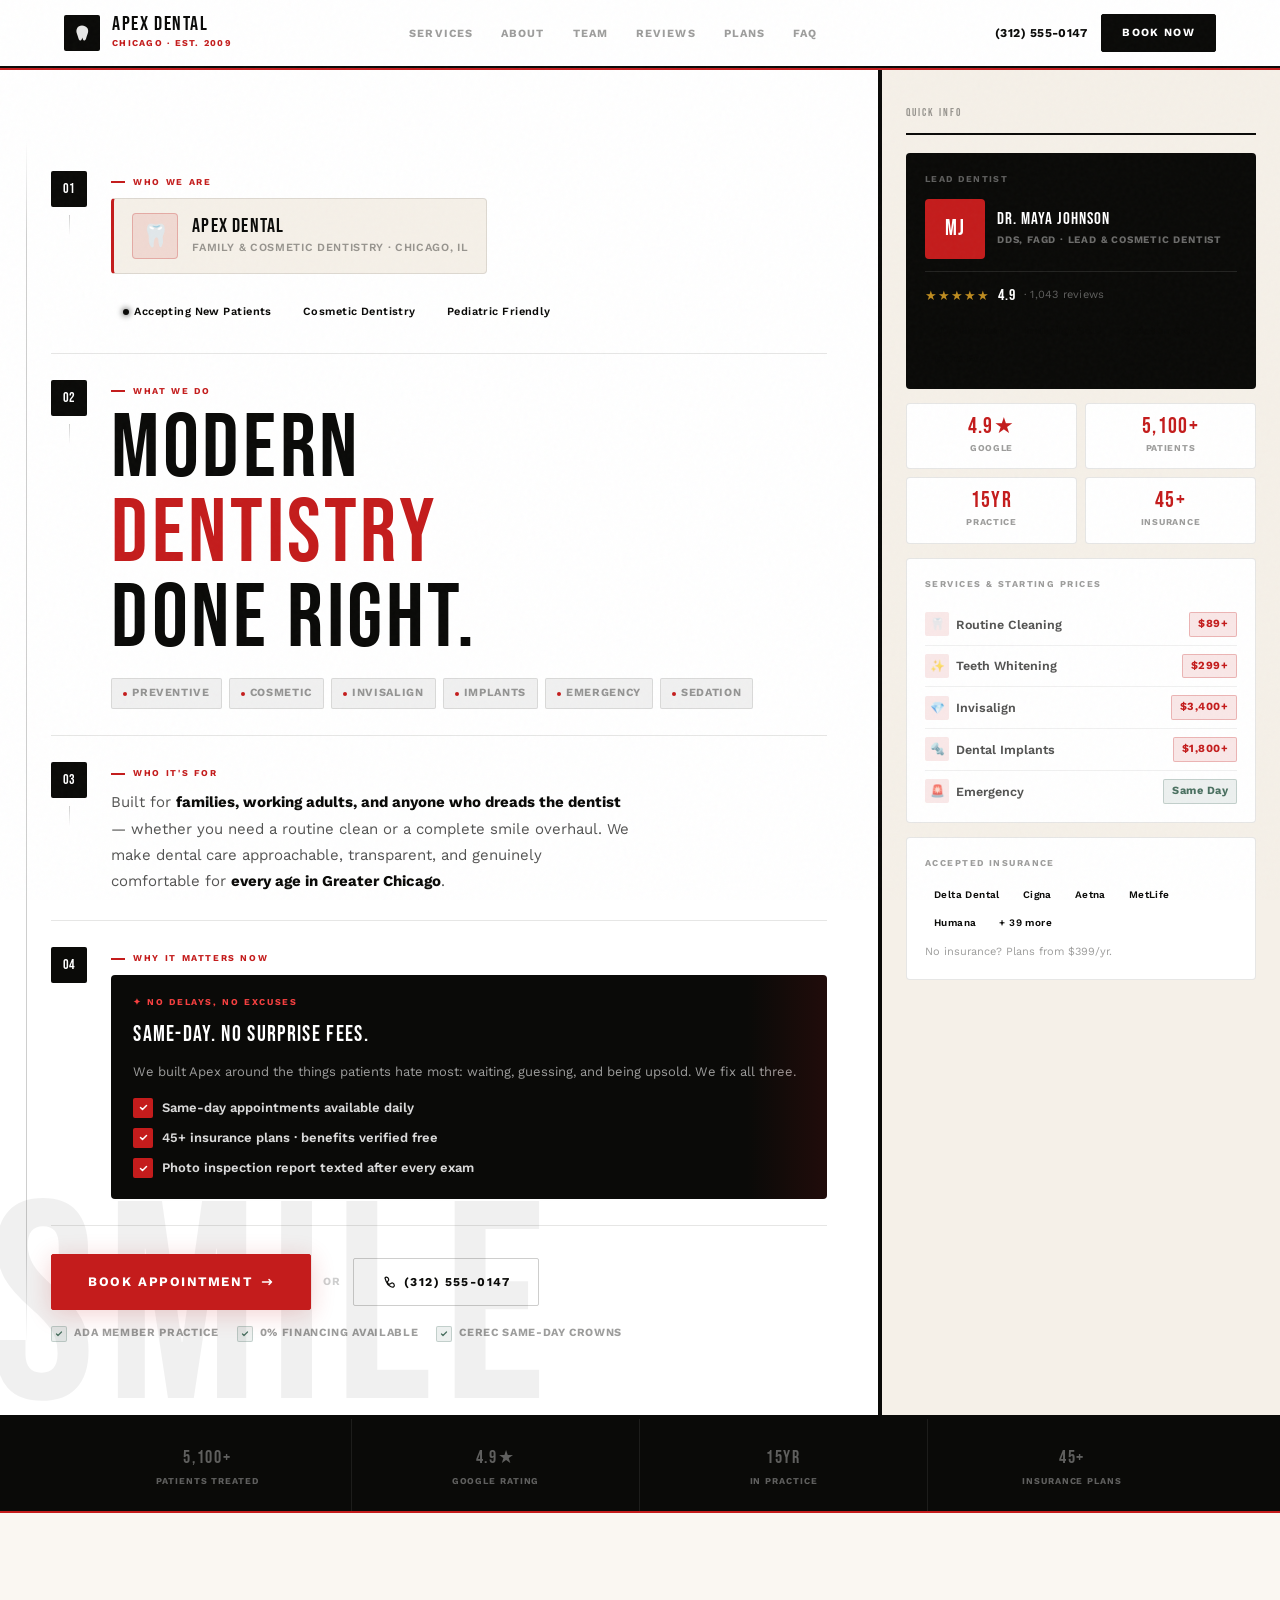
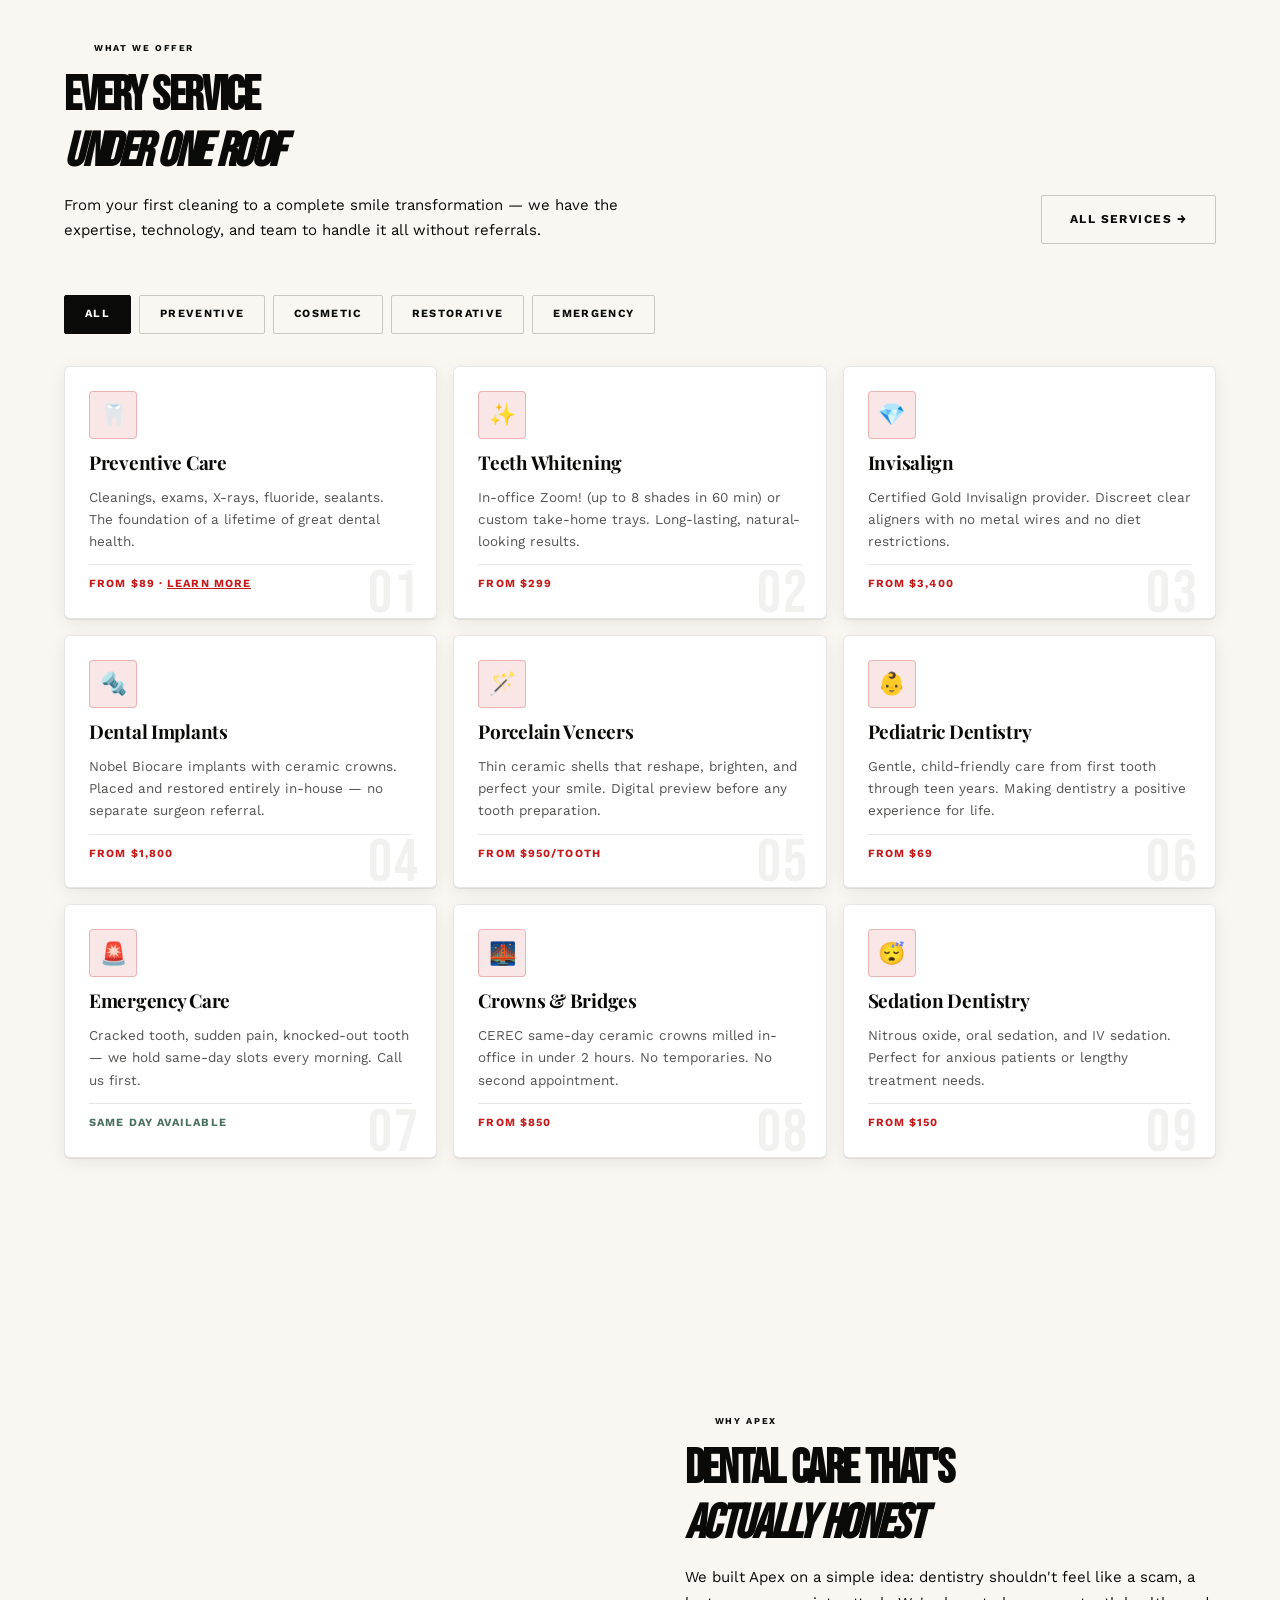
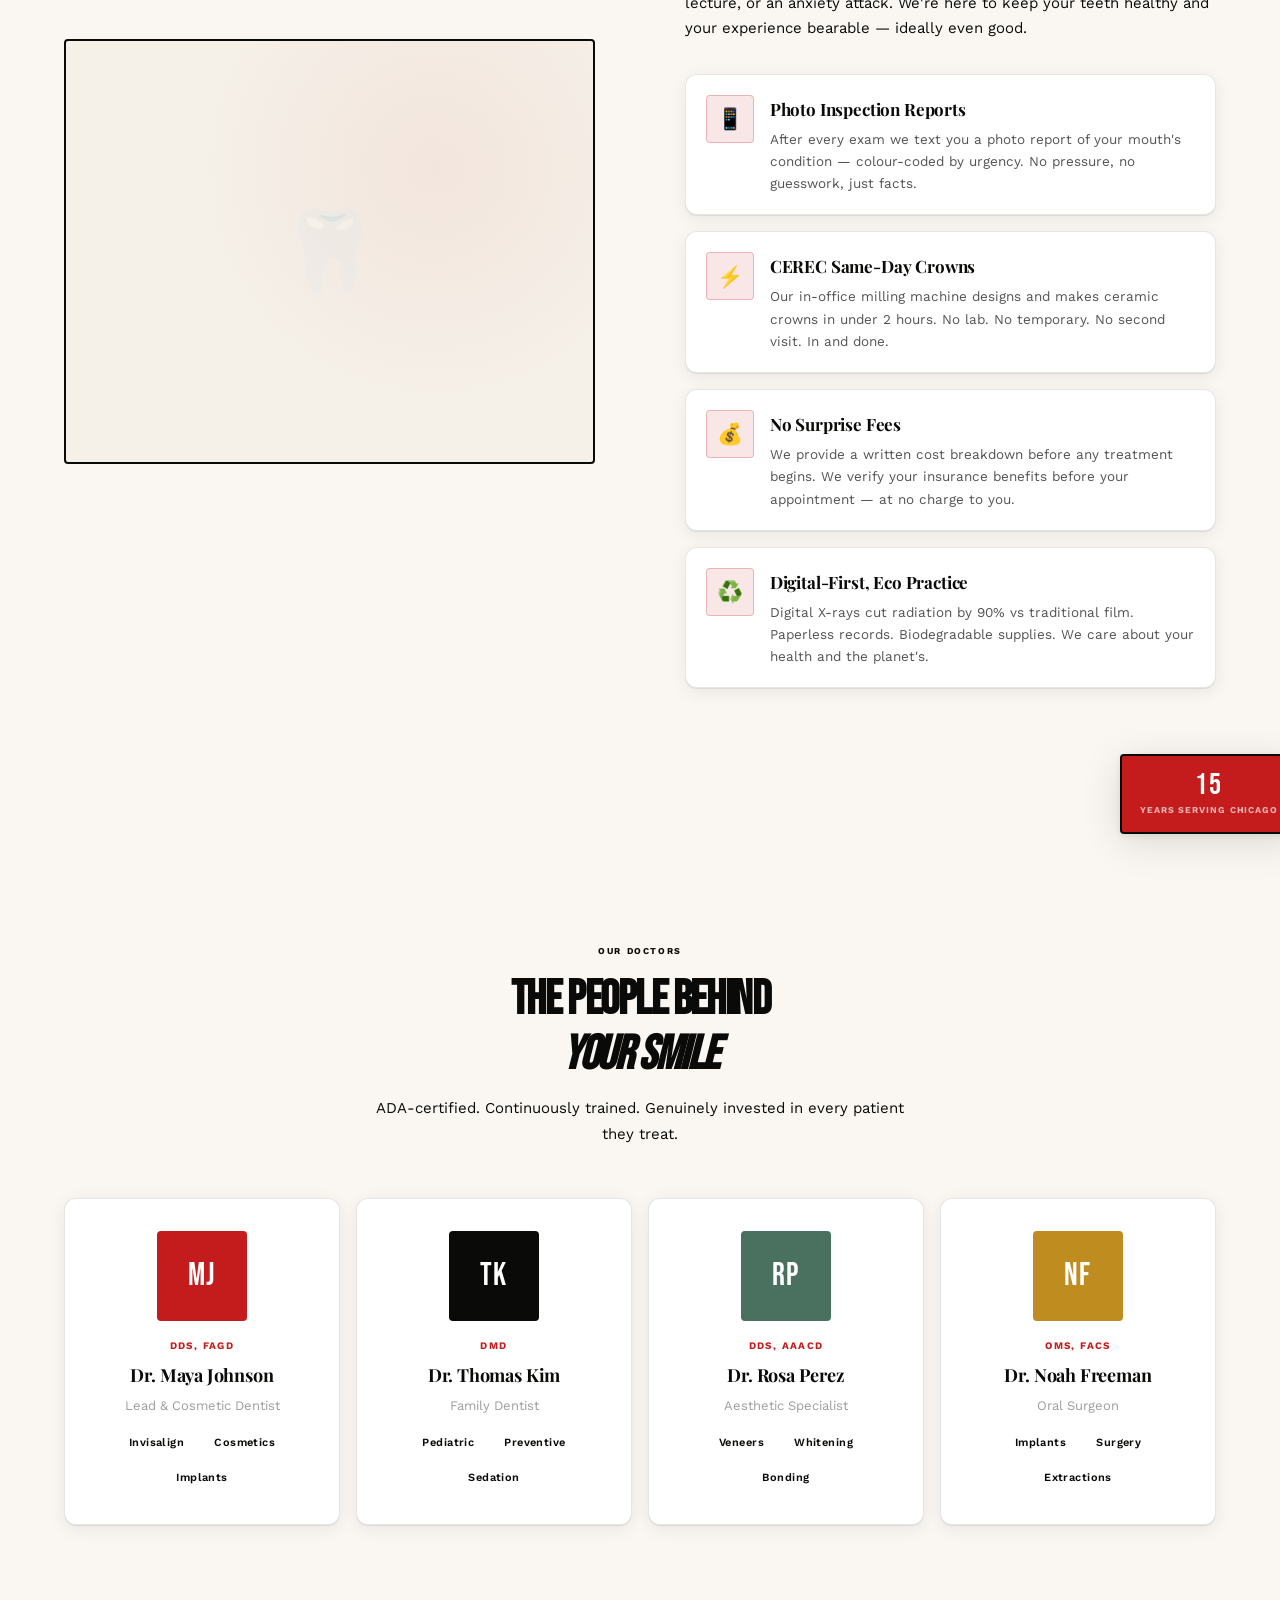
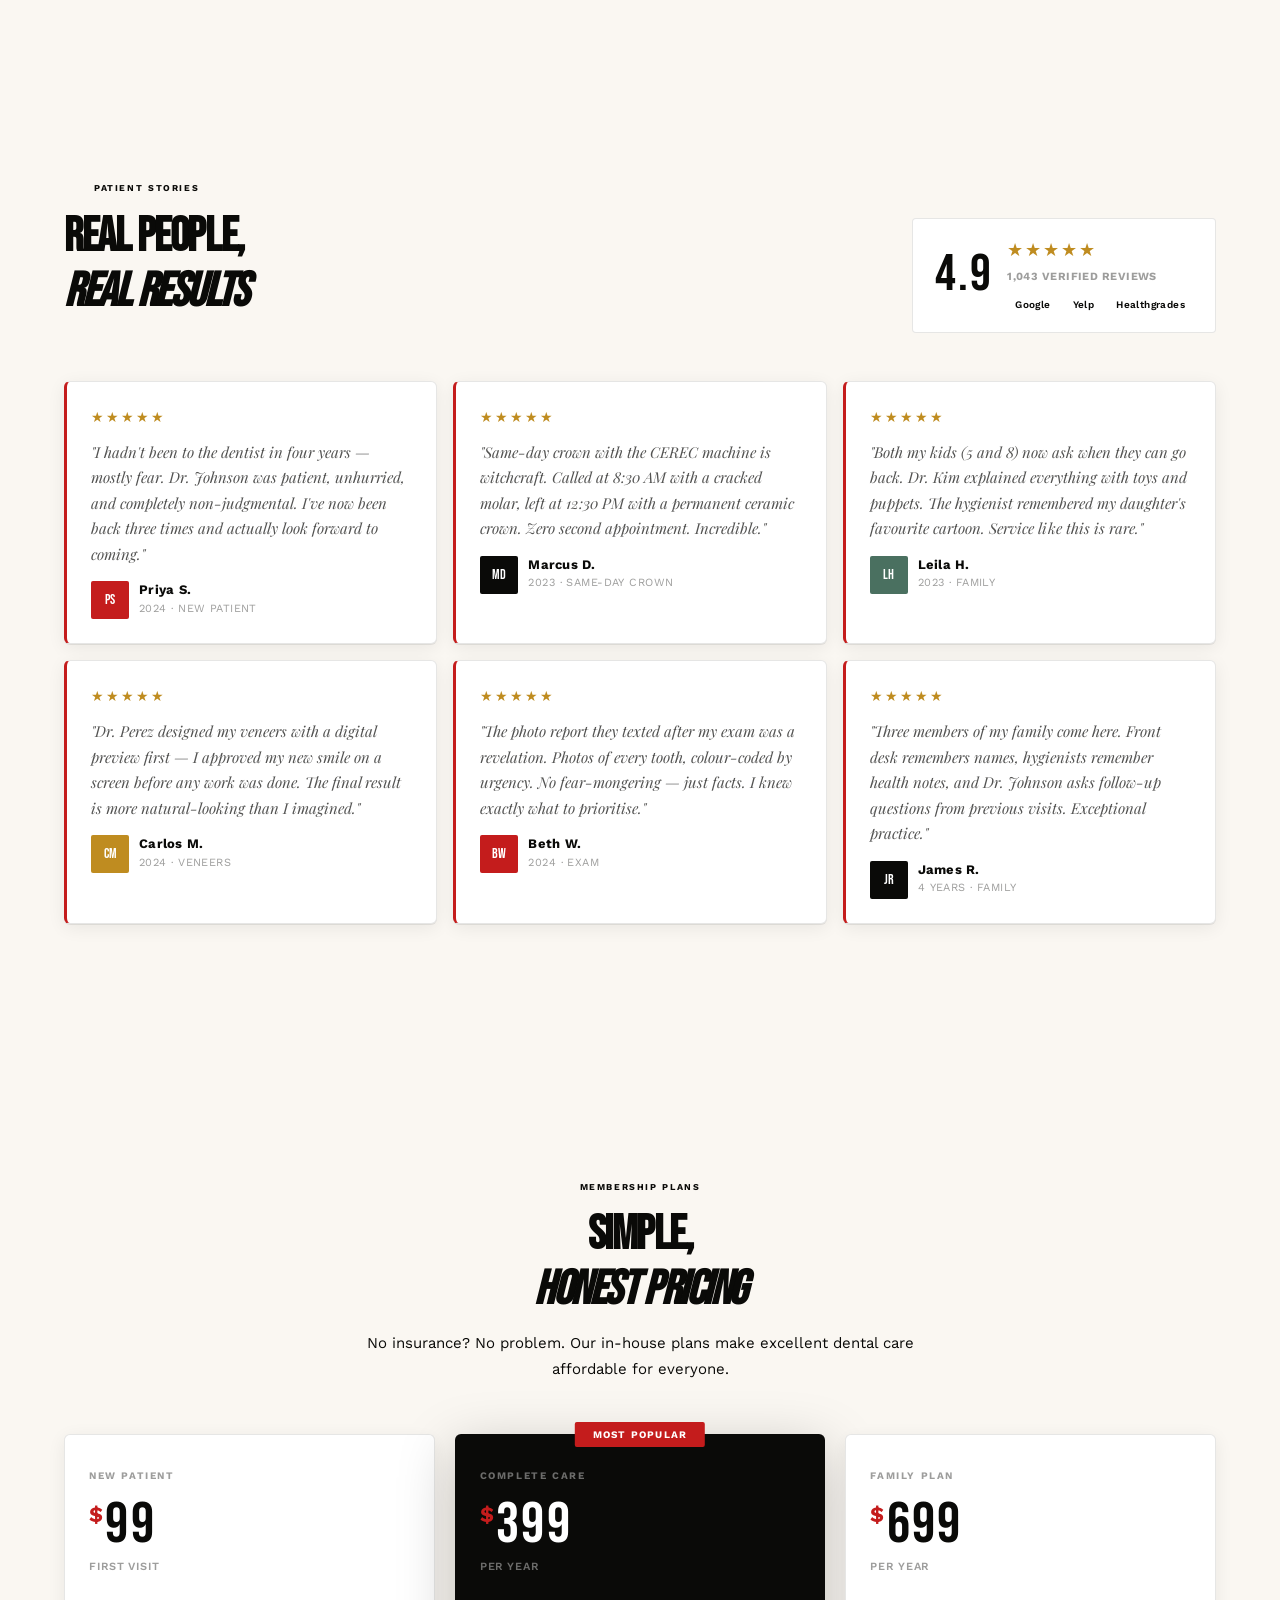
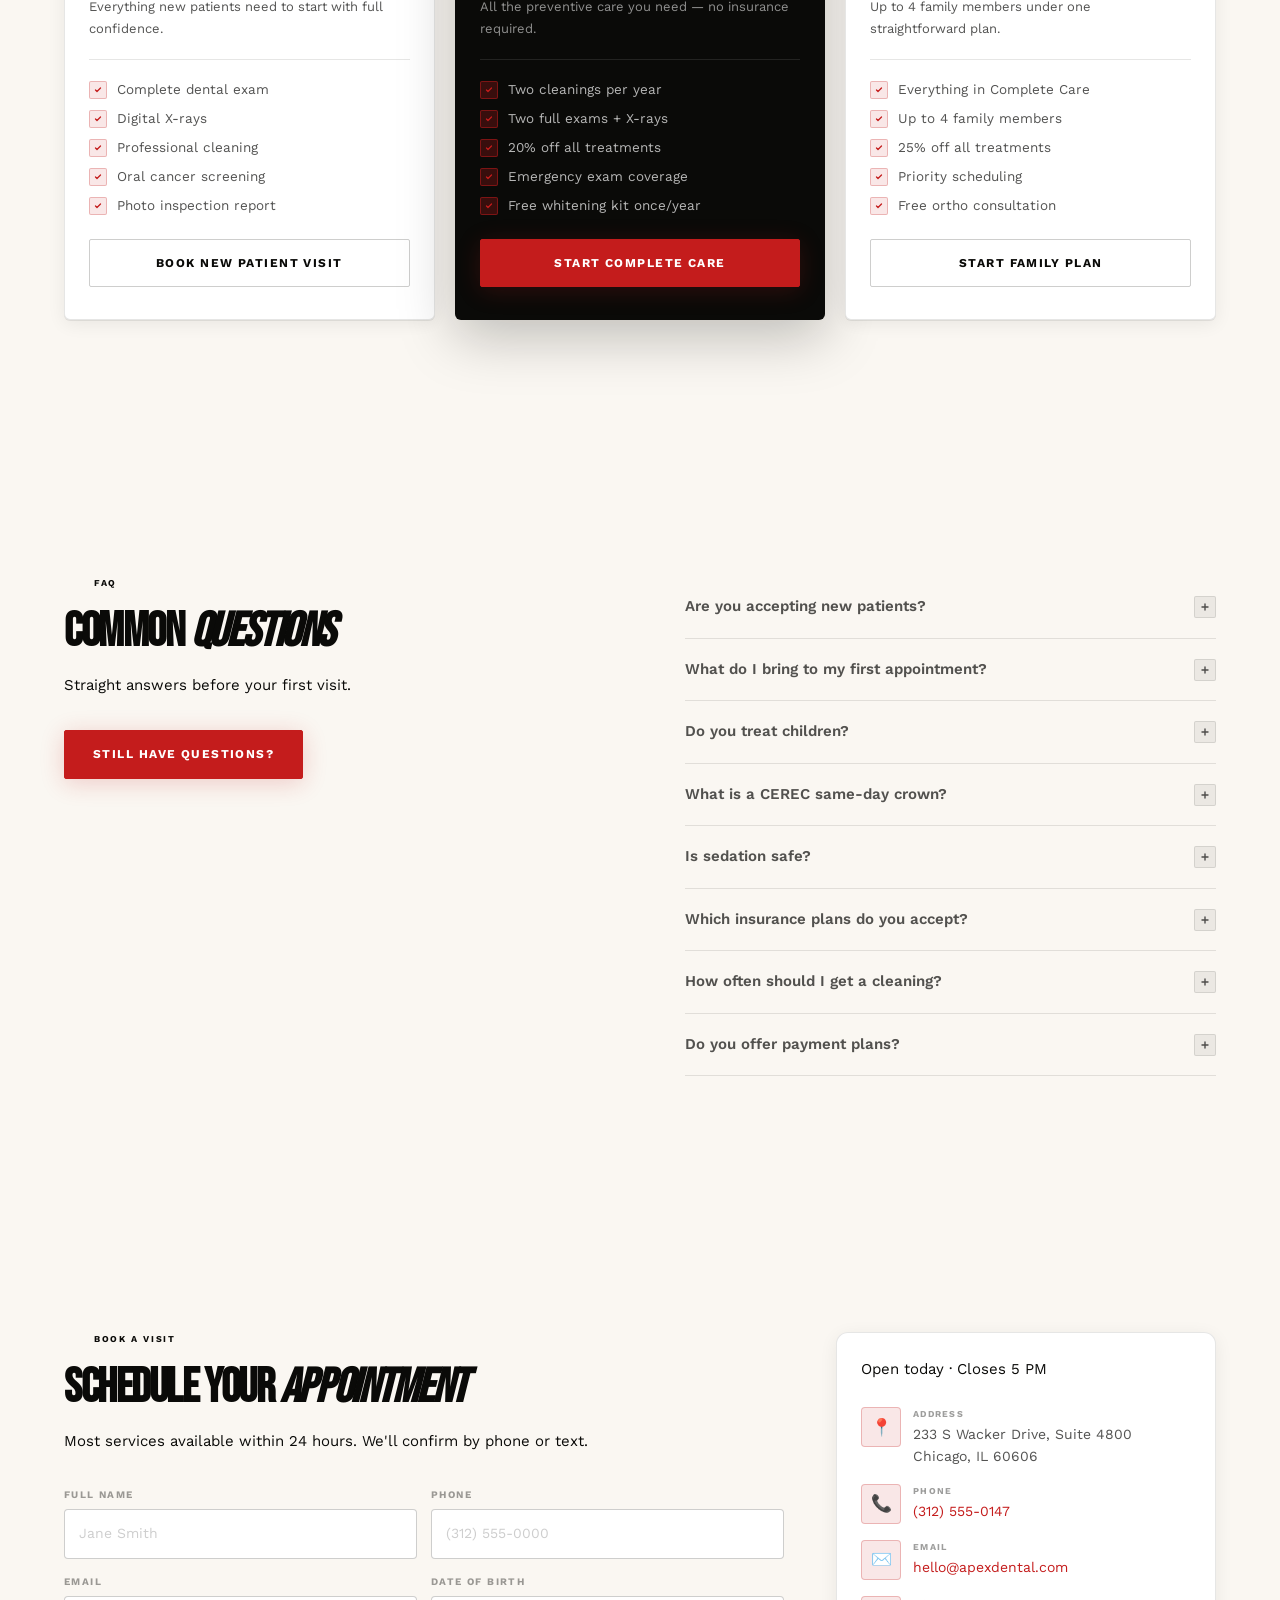
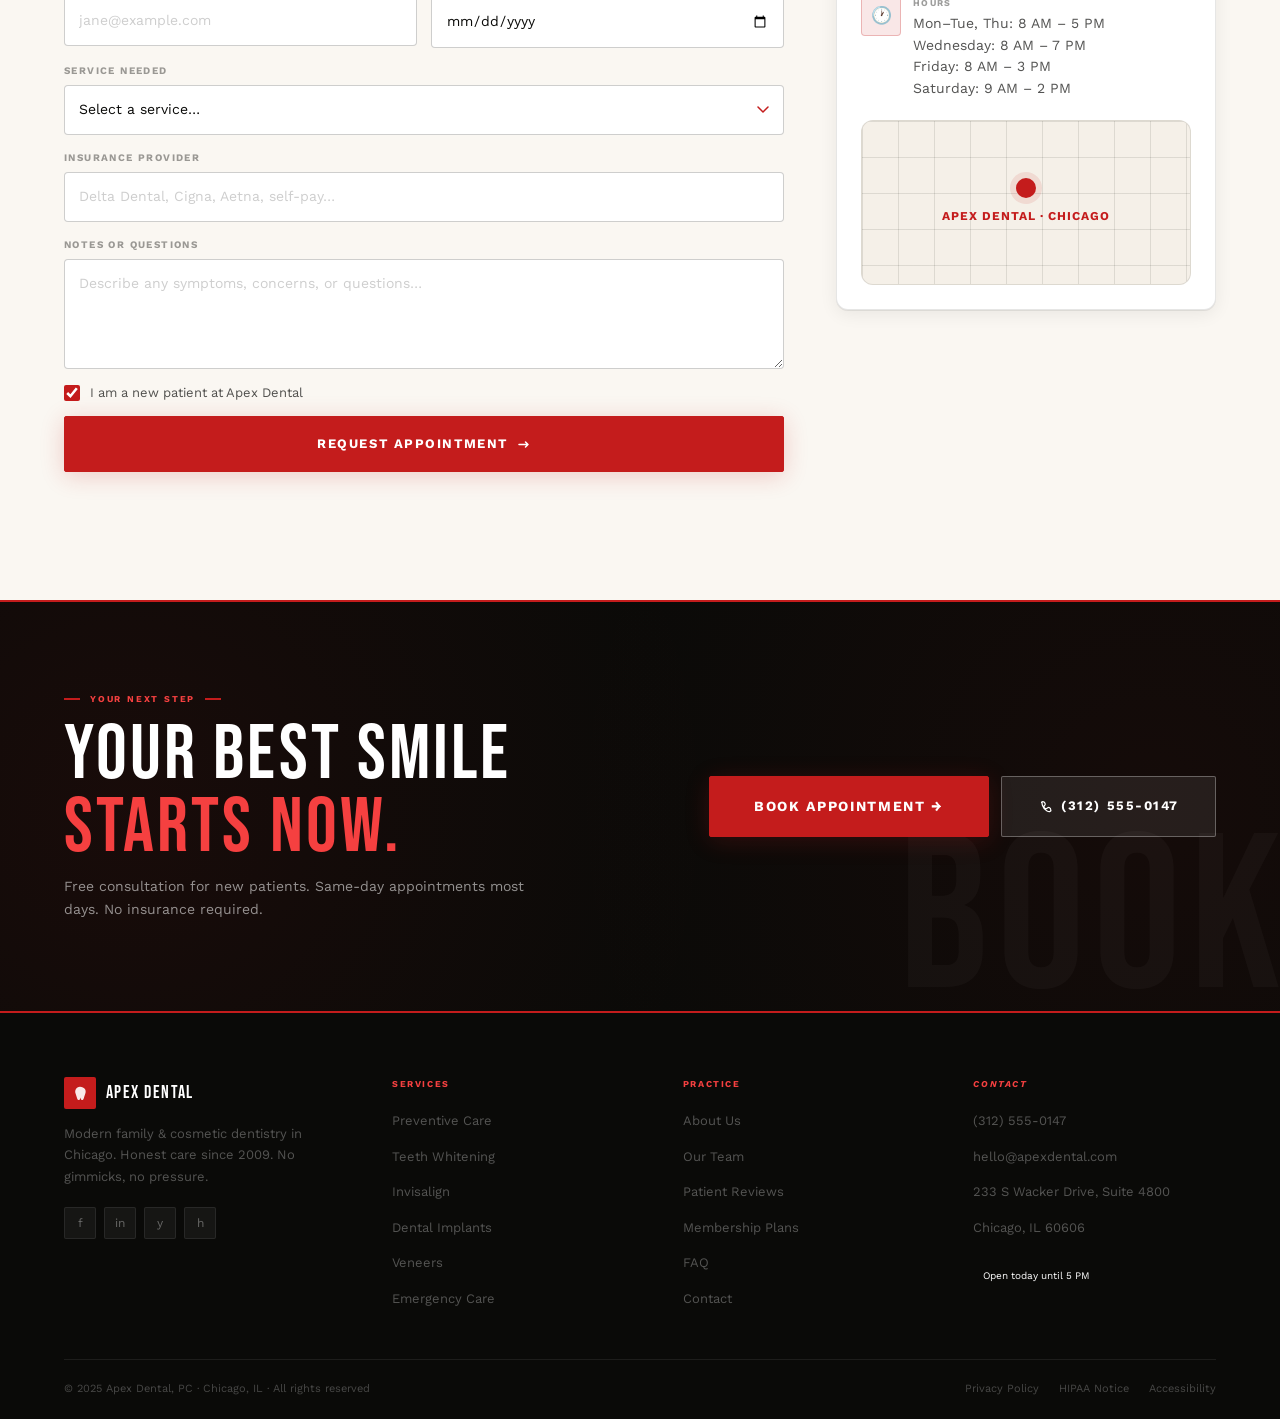
<file: index.html>
<!DOCTYPE html>
<html lang="en">
<head>
  <meta charset="UTF-8">
  <meta name="viewport" content="width=device-width, initial-scale=1.0">
  <meta name="description" content="Apex Dental — Modern family and cosmetic dentistry in Chicago, IL. Bold, honest, no-nonsense care. Same-day appointments available.">
  <meta property="og:title"       content="Apex Dental · Modern Dentistry Chicago">
  <meta property="og:description" content="No anxiety, no surprises, no waiting. Modern dental care in Chicago.">
  <meta property="og:type"        content="website">
  <meta name="theme-color"        content="#0A0A08">
  <title>Apex Dental | Modern Family & Cosmetic Dentistry · Chicago, IL</title>

  <link rel="preconnect" href="https://fonts.googleapis.com">
  <link rel="preconnect" href="https://fonts.gstatic.com" crossorigin>
  <link href="https://fonts.googleapis.com/css2?family=Bebas+Neue&family=Playfair+Display:ital,wght@0,600;0,700;1,600;1,700&family=Work+Sans:wght@300;400;500;600;700&display=swap" rel="stylesheet">

  <link rel="stylesheet" href="css/variables.css">
  <link rel="stylesheet" href="css/reset.css">
  <link rel="stylesheet" href="css/components.css">
  <link rel="stylesheet" href="css/layout.css">
</head>
<body>

<!-- ══════════════════════════════════════════════════════
     NAVIGATION
══════════════════════════════════════════════════════ -->
<header>
  <nav class="nav" role="navigation" aria-label="Main navigation">
    <div class="container nav__inner">

      <a href="#" class="nav__logo" aria-label="Apex Dental home">
        <div class="nav__logo-mark" aria-hidden="true">
          <svg width="20" height="20" viewBox="0 0 20 20" fill="none">
            <path d="M10 2.5C7.8 2.5 6 3.6 5.1 5.2 4.3 6.7 4.2 8.4 4.8 10.3c.7 2.2 1.2 3.7 1.7 5.1.5 1.4 1.1 2.1 2 2.1.9 0 1.5-1.5 1.8-3 .3 1.5.9 3 1.8 3 .9 0 1.5-.7 2-2.1.5-1.4 1-2.9 1.7-5.1.6-1.9.5-3.6-.3-5.1C13.9 3.5 12.2 2.5 10 2.5z" fill="white" opacity="0.9"/>
          </svg>
        </div>
        <div>
          <div class="nav__logo-name">Apex Dental</div>
          <div class="nav__logo-sub">Chicago · Est. 2009</div>
        </div>
      </a>

      <ul class="nav__links" role="list">
        <li><a class="nav__link" href="#services">Services</a></li>
        <li><a class="nav__link" href="#about">About</a></li>
        <li><a class="nav__link" href="#team">Team</a></li>
        <li><a class="nav__link" href="#reviews">Reviews</a></li>
        <li><a class="nav__link" href="#pricing">Plans</a></li>
        <li><a class="nav__link" href="#faq">FAQ</a></li>
      </ul>

      <div class="nav__right">
        <a class="nav__phone" href="tel:+13125550147">(312) 555-0147</a>
        <a class="btn btn--ink btn--sm" href="#contact">Book Now</a>
        <button class="nav__hamburger" aria-label="Toggle menu" aria-expanded="false">
          <span></span><span></span><span></span>
        </button>
      </div>

    </div>
  </nav>

  <nav class="nav__drawer" aria-label="Mobile navigation">
    <div class="nav__drawer-links">
      <a class="nav__drawer-link" href="#services">Services</a>
      <a class="nav__drawer-link" href="#about">About</a>
      <a class="nav__drawer-link" href="#team">Our Team</a>
      <a class="nav__drawer-link" href="#reviews">Reviews</a>
      <a class="nav__drawer-link" href="#pricing">Plans</a>
      <a class="nav__drawer-link" href="#faq">FAQ</a>
      <a class="nav__drawer-link" href="#contact">Contact</a>
    </div>
    <div class="nav__drawer-cta">
      <a class="btn btn--red btn--full" href="#contact">Book Appointment</a>
      <a class="btn btn--ghost btn--full" href="tel:+13125550147">(312) 555-0147</a>
    </div>
  </nav>
</header>

<main>

<!-- ══════════════════════════════════════════════════════
     HERO — EDITORIAL SPLIT
══════════════════════════════════════════════════════ -->
<section id="hero" class="hero" data-section="hero" aria-label="Hero">
  <!-- Giant background text -->
  <div class="hero__bg-type" aria-hidden="true">SMILE</div>

  <div class="hero__inner">

    <!-- Left panel: 4 Checkpoints -->
    <div class="hero__left">

      <!-- CP 1: Who we are -->
      <div class="checkpoint">
        <div class="cp-step">
          <div class="cp-num" aria-hidden="true">01</div>
          <div class="cp-connector"></div>
        </div>
        <div class="cp-body">
          <div class="cp-label">Who We Are</div>
          <div class="cp-identity">
            <div class="cp-identity__icon" aria-hidden="true">🦷</div>
            <div>
              <div class="cp-identity__name">Apex Dental</div>
              <div class="cp-identity__sub">Family & Cosmetic Dentistry · Chicago, IL</div>
            </div>
          </div>
          <div class="cp-pills">
            <span class="pill pill--sage"><span class="status-dot" aria-hidden="true"></span>Accepting New Patients</span>
            <span class="pill pill--red-ghost">Cosmetic Dentistry</span>
            <span class="pill pill--paper">Pediatric Friendly</span>
          </div>
        </div>
      </div>

      <!-- CP 2: What we do — BIG editorial type -->
      <div class="checkpoint">
        <div class="cp-step">
          <div class="cp-num" aria-hidden="true">02</div>
          <div class="cp-connector"></div>
        </div>
        <div class="cp-body">
          <div class="cp-label">What We Do</div>
          <h1 class="cp-headline">
            Modern
            <em>Dentistry</em>
            Done Right.
          </h1>
          <div class="cp-chips">
            <span class="cp-chip"><span class="cp-chip-dot" aria-hidden="true"></span>Preventive</span>
            <span class="cp-chip"><span class="cp-chip-dot" aria-hidden="true"></span>Cosmetic</span>
            <span class="cp-chip"><span class="cp-chip-dot" aria-hidden="true"></span>Invisalign</span>
            <span class="cp-chip"><span class="cp-chip-dot" aria-hidden="true"></span>Implants</span>
            <span class="cp-chip"><span class="cp-chip-dot" aria-hidden="true"></span>Emergency</span>
            <span class="cp-chip"><span class="cp-chip-dot" aria-hidden="true"></span>Sedation</span>
          </div>
        </div>
      </div>

      <!-- CP 3: Who it's for -->
      <div class="checkpoint">
        <div class="cp-step">
          <div class="cp-num" aria-hidden="true">03</div>
          <div class="cp-connector"></div>
        </div>
        <div class="cp-body">
          <div class="cp-label">Who It's For</div>
          <p class="cp-audience">
            Built for <strong>families, working adults, and anyone who dreads the dentist</strong>
            — whether you need a routine clean or a complete smile overhaul.
            We make dental care approachable, transparent, and genuinely comfortable
            for <strong>every age in Greater Chicago</strong>.
          </p>
        </div>
      </div>

      <!-- CP 4: Why now -->
      <div class="checkpoint">
        <div class="cp-step">
          <div class="cp-num" aria-hidden="true">04</div>
        </div>
        <div class="cp-body">
          <div class="cp-label">Why It Matters Now</div>
          <div class="cp-highlight">
            <div class="cp-highlight__tag">✦ No delays, no excuses</div>
            <div class="cp-highlight__title">Same-Day. No Surprise Fees.</div>
            <div class="cp-highlight__body">We built Apex around the things patients hate most: waiting, guessing, and being upsold. We fix all three.</div>
            <div class="cp-highlight__items">
              <div class="cp-highlight__item">
                <div class="check-square" aria-hidden="true">
                  <svg width="9" height="9" viewBox="0 0 9 9" fill="none"><path d="M1.5 4.5l2 2 4-4" stroke="white" stroke-width="1.5" stroke-linecap="round" stroke-linejoin="round"/></svg>
                </div>
                Same-day appointments available daily
              </div>
              <div class="cp-highlight__item">
                <div class="check-square" aria-hidden="true">
                  <svg width="9" height="9" viewBox="0 0 9 9" fill="none"><path d="M1.5 4.5l2 2 4-4" stroke="white" stroke-width="1.5" stroke-linecap="round" stroke-linejoin="round"/></svg>
                </div>
                45+ insurance plans · benefits verified free
              </div>
              <div class="cp-highlight__item">
                <div class="check-square" aria-hidden="true">
                  <svg width="9" height="9" viewBox="0 0 9 9" fill="none"><path d="M1.5 4.5l2 2 4-4" stroke="white" stroke-width="1.5" stroke-linecap="round" stroke-linejoin="round"/></svg>
                </div>
                Photo inspection report texted after every exam
              </div>
            </div>
          </div>
        </div>
      </div>

      <!-- CTAs -->
      <div class="hero__cta">
        <a class="btn btn--red btn--lg" href="#contact">
          Book Appointment
          <svg width="14" height="14" viewBox="0 0 14 14" fill="none" aria-hidden="true"><path d="M2.5 7H11.5M9 4.5L11.5 7L9 9.5" stroke="currentColor" stroke-width="1.5" stroke-linecap="round" stroke-linejoin="round"/></svg>
        </a>
        <span class="hero__cta-divider" aria-hidden="true">or</span>
        <a class="btn btn--ghost" href="tel:+13125550147">
          <svg width="14" height="14" viewBox="0 0 14 14" fill="none" aria-hidden="true"><path d="M3 3s1-1.5 2.5-.5C6.5 3.2 7 4.8 6.5 5.5 6 6.2 5.5 6.2 5.5 7.2c0 1 1 2 2 2 1 0 1-.5 1.7-1C10 7.7 11.3 8.2 12 9.2 13 11 11.5 12 11.5 12s-1 .5-3-.5-4-4-4.5-5.5S3 3 3 3z" stroke="currentColor" stroke-width="1.2" stroke-linecap="round" stroke-linejoin="round"/></svg>
          (312) 555-0147
        </a>
      </div>

      <div class="hero__trust">
        <div class="hero__trust-item">
          <div class="hero__trust-check" aria-hidden="true">
            <svg width="8" height="8" viewBox="0 0 8 8" fill="none"><path d="M1.5 4L3 5.5L6.5 2" stroke="#4A7060" stroke-width="1.3" stroke-linecap="round" stroke-linejoin="round"/></svg>
          </div>
          ADA Member Practice
        </div>
        <div class="hero__trust-item">
          <div class="hero__trust-check" aria-hidden="true">
            <svg width="8" height="8" viewBox="0 0 8 8" fill="none"><path d="M1.5 4L3 5.5L6.5 2" stroke="#4A7060" stroke-width="1.3" stroke-linecap="round" stroke-linejoin="round"/></svg>
          </div>
          0% Financing Available
        </div>
        <div class="hero__trust-item">
          <div class="hero__trust-check" aria-hidden="true">
            <svg width="8" height="8" viewBox="0 0 8 8" fill="none"><path d="M1.5 4L3 5.5L6.5 2" stroke="#4A7060" stroke-width="1.3" stroke-linecap="round" stroke-linejoin="round"/></svg>
          </div>
          CEREC Same-Day Crowns
        </div>
      </div>

    </div><!-- /hero__left -->

    <!-- Right sidebar -->
    <aside class="hero__right" aria-label="Quick info">

      <div class="hero__right-header">Quick info</div>

      <!-- Doctor card -->
      <div class="profile-card s-card">
        <div class="s-card-label" style="color:rgba(255,255,255,.35)">Lead Dentist</div>
        <div class="profile-card__head">
          <div class="profile-card__avatar" aria-label="Dr. Maya Johnson initials">MJ</div>
          <div>
            <div class="profile-card__name">Dr. Maya Johnson</div>
            <div class="profile-card__role">DDS, FAGD · Lead & Cosmetic Dentist</div>
          </div>
        </div>
        <div class="profile-card__divider"></div>
        <div class="profile-card__rating">
          <span style="color:var(--ochre);font-size:13px;letter-spacing:1px;">★★★★★</span>
          <span class="profile-card__score">4.9</span>
          <span class="profile-card__count">· 1,043 reviews</span>
        </div>
        <div class="profile-card__pills">
          <span class="pill pill--red-ghost" style="font-size:10px;padding:3px 9px">ADA Member</span>
          <span class="pill pill--paper" style="font-size:10px;padding:3px 9px">Invisalign Gold</span>
          <span class="pill pill--paper" style="font-size:10px;padding:3px 9px">Sedation Cert.</span>
          <span class="pill pill--paper" style="font-size:10px;padding:3px 9px">15 Yrs Exp</span>
        </div>
      </div>

      <!-- Stats grid -->
      <div class="s-stats" role="list">
        <div class="s-stat"><div class="s-stat__num">4.9★</div><div class="s-stat__label">Google</div></div>
        <div class="s-stat"><div class="s-stat__num">5,100+</div><div class="s-stat__label">Patients</div></div>
        <div class="s-stat"><div class="s-stat__num">15yr</div><div class="s-stat__label">Practice</div></div>
        <div class="s-stat"><div class="s-stat__num">45+</div><div class="s-stat__label">Insurance</div></div>
      </div>

      <!-- Services -->
      <div class="s-card">
        <div class="s-card-label">Services & Starting Prices</div>
        <div class="s-service-row">
          <span class="s-service-name"><span class="s-service-icon" aria-hidden="true">🦷</span>Routine Cleaning</span>
          <span class="s-service-price">$89+</span>
        </div>
        <div class="s-service-row">
          <span class="s-service-name"><span class="s-service-icon" aria-hidden="true">✨</span>Teeth Whitening</span>
          <span class="s-service-price">$299+</span>
        </div>
        <div class="s-service-row">
          <span class="s-service-name"><span class="s-service-icon" aria-hidden="true">💎</span>Invisalign</span>
          <span class="s-service-price">$3,400+</span>
        </div>
        <div class="s-service-row">
          <span class="s-service-name"><span class="s-service-icon" aria-hidden="true">🔩</span>Dental Implants</span>
          <span class="s-service-price">$1,800+</span>
        </div>
        <div class="s-service-row">
          <span class="s-service-name"><span class="s-service-icon" aria-hidden="true">🚨</span>Emergency</span>
          <span class="s-service-price" style="background:var(--sage-dim);color:var(--sage);border-color:rgba(74,112,96,.25)">Same Day</span>
        </div>
      </div>

      <!-- Insurance -->
      <div class="s-card">
        <div class="s-card-label">Accepted Insurance</div>
        <div style="display:flex;flex-wrap:wrap;gap:5px;margin-bottom:9px">
          <span class="pill pill--red-ghost" style="font-size:10px;padding:3px 9px">Delta Dental</span>
          <span class="pill pill--red-ghost" style="font-size:10px;padding:3px 9px">Cigna</span>
          <span class="pill pill--red-ghost" style="font-size:10px;padding:3px 9px">Aetna</span>
          <span class="pill pill--paper" style="font-size:10px;padding:3px 9px">MetLife</span>
          <span class="pill pill--paper" style="font-size:10px;padding:3px 9px">Humana</span>
          <span class="pill pill--paper" style="font-size:10px;padding:3px 9px">+ 39 more</span>
        </div>
        <div style="font-size:11px;color:var(--ink-40)">No insurance? Plans from $399/yr.</div>
      </div>

    </aside>
  </div>
</section>

<!-- ══════════════════════════════════════════════════════
     STAT STRIP
══════════════════════════════════════════════════════ -->
<div class="stat-strip" role="region" aria-label="Key statistics">
  <div class="container">
    <div class="stat-strip__inner">
      <div class="stat-strip__item">
        <div class="stat-strip__num"><span data-count="5100" data-suffix="+">5,100+</span></div>
        <div class="stat-strip__label">Patients Treated</div>
      </div>
      <div class="stat-strip__item">
        <div class="stat-strip__num"><span data-count="4.9" data-suffix="★" data-float="true">4.9★</span></div>
        <div class="stat-strip__label">Google Rating</div>
      </div>
      <div class="stat-strip__item">
        <div class="stat-strip__num"><span data-count="15" data-suffix="yr">15yr</span></div>
        <div class="stat-strip__label">In Practice</div>
      </div>
      <div class="stat-strip__item">
        <div class="stat-strip__num"><span data-count="45" data-suffix="+">45+</span></div>
        <div class="stat-strip__label">Insurance Plans</div>
      </div>
    </div>
  </div>
</div>

<!-- ══════════════════════════════════════════════════════
     SERVICES
══════════════════════════════════════════════════════ -->
<section id="services" class="section section--white" data-section="services" aria-labelledby="services-heading">
  <div class="container">

    <div style="display:flex;justify-content:space-between;align-items:flex-end;flex-wrap:wrap;gap:24px;margin-bottom:clamp(32px,4vw,56px)">
      <div>
        <div class="eyebrow">What We Offer</div>
        <h2 class="section-title reveal" id="services-heading">Every Service<br><em>Under One Roof</em></h2>
        <p class="section-sub reveal delay-1">From your first cleaning to a complete smile transformation — we have the expertise, technology, and team to handle it all without referrals.</p>
      </div>
      <a class="btn btn--ghost reveal delay-2" href="pages/services.html">All Services →</a>
    </div>

    <!-- Filter -->
    <div style="display:flex;flex-wrap:wrap;gap:8px;margin-bottom:var(--sp-8)" role="group" aria-label="Filter services">
      <button class="btn btn--ink btn--sm active" data-filter="all">All</button>
      <button class="btn btn--ghost btn--sm" data-filter="preventive">Preventive</button>
      <button class="btn btn--ghost btn--sm" data-filter="cosmetic">Cosmetic</button>
      <button class="btn btn--ghost btn--sm" data-filter="restorative">Restorative</button>
      <button class="btn btn--ghost btn--sm" data-filter="emergency">Emergency</button>
    </div>

    <div class="services-grid" role="list">

      <article class="card service-card reveal delay-1" data-category="preventive" role="listitem">
        <div class="service-card__number" aria-hidden="true">01</div>
        <div class="service-card__icon" aria-hidden="true">🦷</div>
        <div class="service-card__title">Preventive Care</div>
        <p class="service-card__desc">Cleanings, exams, X-rays, fluoride, sealants. The foundation of a lifetime of great dental health.</p>
        <div class="service-card__price">From $89 · <a href="pages/services.html" style="color:inherit;text-decoration:underline">Learn more</a></div>
      </article>

      <article class="card service-card reveal delay-2" data-category="cosmetic" role="listitem">
        <div class="service-card__number" aria-hidden="true">02</div>
        <div class="service-card__icon" aria-hidden="true">✨</div>
        <div class="service-card__title">Teeth Whitening</div>
        <p class="service-card__desc">In-office Zoom! (up to 8 shades in 60 min) or custom take-home trays. Long-lasting, natural-looking results.</p>
        <div class="service-card__price">From $299</div>
      </article>

      <article class="card service-card reveal delay-3" data-category="orthodontics" role="listitem">
        <div class="service-card__number" aria-hidden="true">03</div>
        <div class="service-card__icon" aria-hidden="true">💎</div>
        <div class="service-card__title">Invisalign</div>
        <p class="service-card__desc">Certified Gold Invisalign provider. Discreet clear aligners with no metal wires and no diet restrictions.</p>
        <div class="service-card__price">From $3,400</div>
      </article>

      <article class="card service-card reveal delay-1" data-category="restorative" role="listitem">
        <div class="service-card__number" aria-hidden="true">04</div>
        <div class="service-card__icon" aria-hidden="true">🔩</div>
        <div class="service-card__title">Dental Implants</div>
        <p class="service-card__desc">Nobel Biocare implants with ceramic crowns. Placed and restored entirely in-house — no separate surgeon referral.</p>
        <div class="service-card__price">From $1,800</div>
      </article>

      <article class="card service-card reveal delay-2" data-category="cosmetic" role="listitem">
        <div class="service-card__number" aria-hidden="true">05</div>
        <div class="service-card__icon" aria-hidden="true">🪄</div>
        <div class="service-card__title">Porcelain Veneers</div>
        <p class="service-card__desc">Thin ceramic shells that reshape, brighten, and perfect your smile. Digital preview before any tooth preparation.</p>
        <div class="service-card__price">From $950/tooth</div>
      </article>

      <article class="card service-card reveal delay-3" data-category="preventive" role="listitem">
        <div class="service-card__number" aria-hidden="true">06</div>
        <div class="service-card__icon" aria-hidden="true">👶</div>
        <div class="service-card__title">Pediatric Dentistry</div>
        <p class="service-card__desc">Gentle, child-friendly care from first tooth through teen years. Making dentistry a positive experience for life.</p>
        <div class="service-card__price">From $69</div>
      </article>

      <article class="card service-card reveal delay-1" data-category="emergency" role="listitem">
        <div class="service-card__number" aria-hidden="true">07</div>
        <div class="service-card__icon" aria-hidden="true">🚨</div>
        <div class="service-card__title">Emergency Care</div>
        <p class="service-card__desc">Cracked tooth, sudden pain, knocked-out tooth — we hold same-day slots every morning. Call us first.</p>
        <div class="service-card__price" style="color:var(--sage)">Same Day Available</div>
      </article>

      <article class="card service-card reveal delay-2" data-category="restorative" role="listitem">
        <div class="service-card__number" aria-hidden="true">08</div>
        <div class="service-card__icon" aria-hidden="true">🌉</div>
        <div class="service-card__title">Crowns & Bridges</div>
        <p class="service-card__desc">CEREC same-day ceramic crowns milled in-office in under 2 hours. No temporaries. No second appointment.</p>
        <div class="service-card__price">From $850</div>
      </article>

      <article class="card service-card reveal delay-3" data-category="specialty" role="listitem">
        <div class="service-card__number" aria-hidden="true">09</div>
        <div class="service-card__icon" aria-hidden="true">😴</div>
        <div class="service-card__title">Sedation Dentistry</div>
        <p class="service-card__desc">Nitrous oxide, oral sedation, and IV sedation. Perfect for anxious patients or lengthy treatment needs.</p>
        <div class="service-card__price">From $150</div>
      </article>

    </div>
  </div>
</section>

<!-- ══════════════════════════════════════════════════════
     ABOUT
══════════════════════════════════════════════════════ -->
<section id="about" class="section section--paper" data-section="about" aria-labelledby="about-heading">
  <div class="container about__inner">

    <div class="about__visual reveal">
      <div class="about__visual-frame">
        <div class="about__visual-pattern" aria-hidden="true"></div>
        <div class="about__visual-icon" aria-hidden="true">🦷</div>
      </div>
      <div class="about__float-badge">
        <div class="about__float-num">15</div>
        <div class="about__float-label">Years Serving Chicago</div>
      </div>
    </div>

    <div>
      <div class="eyebrow">Why Apex</div>
      <h2 class="section-title reveal" id="about-heading">Dental Care That's<br><em>Actually Honest</em></h2>
      <p class="section-sub reveal delay-1">We built Apex on a simple idea: dentistry shouldn't feel like a scam, a lecture, or an anxiety attack. We're here to keep your teeth healthy and your experience bearable — ideally even good.</p>

      <div class="about__features">
        <div class="card info-card reveal delay-1">
          <div class="info-card__icon" aria-hidden="true">📱</div>
          <div>
            <div class="info-card__title">Photo Inspection Reports</div>
            <p class="info-card__body">After every exam we text you a photo report of your mouth's condition — colour-coded by urgency. No pressure, no guesswork, just facts.</p>
          </div>
        </div>
        <div class="card info-card reveal delay-2">
          <div class="info-card__icon" aria-hidden="true">⚡</div>
          <div>
            <div class="info-card__title">CEREC Same-Day Crowns</div>
            <p class="info-card__body">Our in-office milling machine designs and makes ceramic crowns in under 2 hours. No lab. No temporary. No second visit. In and done.</p>
          </div>
        </div>
        <div class="card info-card reveal delay-3">
          <div class="info-card__icon" aria-hidden="true">💰</div>
          <div>
            <div class="info-card__title">No Surprise Fees</div>
            <p class="info-card__body">We provide a written cost breakdown before any treatment begins. We verify your insurance benefits before your appointment — at no charge to you.</p>
          </div>
        </div>
        <div class="card info-card reveal delay-4">
          <div class="info-card__icon" aria-hidden="true">♻️</div>
          <div>
            <div class="info-card__title">Digital-First, Eco Practice</div>
            <p class="info-card__body">Digital X-rays cut radiation by 90% vs traditional film. Paperless records. Biodegradable supplies. We care about your health and the planet's.</p>
          </div>
        </div>
      </div>
    </div>

  </div>
</section>

<!-- ══════════════════════════════════════════════════════
     TEAM
══════════════════════════════════════════════════════ -->
<section id="team" class="section section--white" data-section="team" aria-labelledby="team-heading">
  <div class="container">
    <div class="section-header section-header--center">
      <div class="eyebrow">Our Doctors</div>
      <h2 class="section-title reveal" id="team-heading">The People Behind<br><em>Your Smile</em></h2>
      <p class="section-sub reveal delay-1">ADA-certified. Continuously trained. Genuinely invested in every patient they treat.</p>
    </div>

    <div class="team-grid" role="list">
      <article class="card doctor-card reveal delay-1" role="listitem">
        <div class="doctor-card__photo" style="background:#C41C1C" aria-label="Dr. Maya Johnson initials">MJ</div>
        <div class="doctor-card__cred">DDS, FAGD</div>
        <div class="doctor-card__name">Dr. Maya Johnson</div>
        <div class="doctor-card__role">Lead & Cosmetic Dentist</div>
        <div class="doctor-card__tags">
          <span class="pill pill--red-ghost">Invisalign</span>
          <span class="pill pill--red-ghost">Cosmetics</span>
          <span class="pill pill--paper">Implants</span>
        </div>
      </article>
      <article class="card doctor-card reveal delay-2" role="listitem">
        <div class="doctor-card__photo" style="background:#0A0A08" aria-label="Dr. Thomas Kim initials">TK</div>
        <div class="doctor-card__cred">DMD</div>
        <div class="doctor-card__name">Dr. Thomas Kim</div>
        <div class="doctor-card__role">Family Dentist</div>
        <div class="doctor-card__tags">
          <span class="pill pill--ink">Pediatric</span>
          <span class="pill pill--ink">Preventive</span>
          <span class="pill pill--paper">Sedation</span>
        </div>
      </article>
      <article class="card doctor-card reveal delay-3" role="listitem">
        <div class="doctor-card__photo" style="background:#4A7060" aria-label="Dr. Rosa Perez initials">RP</div>
        <div class="doctor-card__cred">DDS, AAACD</div>
        <div class="doctor-card__name">Dr. Rosa Perez</div>
        <div class="doctor-card__role">Aesthetic Specialist</div>
        <div class="doctor-card__tags">
          <span class="pill pill--sage">Veneers</span>
          <span class="pill pill--sage">Whitening</span>
          <span class="pill pill--paper">Bonding</span>
        </div>
      </article>
      <article class="card doctor-card reveal delay-4" role="listitem">
        <div class="doctor-card__photo" style="background:#BF8C20" aria-label="Dr. Noah Freeman initials">NF</div>
        <div class="doctor-card__cred">OMS, FACS</div>
        <div class="doctor-card__name">Dr. Noah Freeman</div>
        <div class="doctor-card__role">Oral Surgeon</div>
        <div class="doctor-card__tags">
          <span class="pill pill--ochre">Implants</span>
          <span class="pill pill--ochre">Surgery</span>
          <span class="pill pill--paper">Extractions</span>
        </div>
      </article>
    </div>
  </div>
</section>

<!-- ══════════════════════════════════════════════════════
     REVIEWS
══════════════════════════════════════════════════════ -->
<section id="reviews" class="section section--paper" data-section="reviews" aria-labelledby="reviews-heading">
  <div class="container">
    <div class="reviews__header">
      <div>
        <div class="eyebrow">Patient Stories</div>
        <h2 class="section-title reveal" id="reviews-heading">Real People,<br><em>Real Results</em></h2>
      </div>
      <div class="reviews-score-box reveal reveal-right">
        <div class="reviews-score-num" aria-label="4.9 out of 5">4.9</div>
        <div>
          <div style="color:var(--ochre);font-size:18px;letter-spacing:2px;margin-bottom:3px" aria-hidden="true">★★★★★</div>
          <div class="reviews-score-count">1,043 verified reviews</div>
          <div class="reviews-source-pills" style="margin-top:6px">
            <span class="pill pill--paper" style="font-size:10px;padding:3px 8px">Google</span>
            <span class="pill pill--paper" style="font-size:10px;padding:3px 8px">Yelp</span>
            <span class="pill pill--paper" style="font-size:10px;padding:3px 8px">Healthgrades</span>
          </div>
        </div>
      </div>
    </div>

    <div class="reviews-grid" role="list">
      <article class="card review-card reveal delay-1" role="listitem">
        <div class="review-card__stars" aria-label="5 stars">★★★★★</div>
        <p class="review-card__text">"I hadn't been to the dentist in four years — mostly fear. Dr. Johnson was patient, unhurried, and completely non-judgmental. I've now been back three times and actually look forward to coming."</p>
        <div class="review-card__author">
          <div class="review-card__avatar" style="background:var(--red-600)">PS</div>
          <div><div class="review-card__name">Priya S.</div><div class="review-card__meta">2024 · New Patient</div></div>
        </div>
      </article>
      <article class="card review-card reveal delay-2" role="listitem">
        <div class="review-card__stars" aria-label="5 stars">★★★★★</div>
        <p class="review-card__text">"Same-day crown with the CEREC machine is witchcraft. Called at 8:30 AM with a cracked molar, left at 12:30 PM with a permanent ceramic crown. Zero second appointment. Incredible."</p>
        <div class="review-card__author">
          <div class="review-card__avatar" style="background:var(--ink)">MD</div>
          <div><div class="review-card__name">Marcus D.</div><div class="review-card__meta">2023 · Same-Day Crown</div></div>
        </div>
      </article>
      <article class="card review-card reveal delay-3" role="listitem">
        <div class="review-card__stars" aria-label="5 stars">★★★★★</div>
        <p class="review-card__text">"Both my kids (5 and 8) now ask when they can go back. Dr. Kim explained everything with toys and puppets. The hygienist remembered my daughter's favourite cartoon. Service like this is rare."</p>
        <div class="review-card__author">
          <div class="review-card__avatar" style="background:var(--sage)">LH</div>
          <div><div class="review-card__name">Leila H.</div><div class="review-card__meta">2023 · Family</div></div>
        </div>
      </article>
      <article class="card review-card reveal delay-1" role="listitem">
        <div class="review-card__stars" aria-label="5 stars">★★★★★</div>
        <p class="review-card__text">"Dr. Perez designed my veneers with a digital preview first — I approved my new smile on a screen before any work was done. The final result is more natural-looking than I imagined."</p>
        <div class="review-card__author">
          <div class="review-card__avatar" style="background:var(--ochre)">CM</div>
          <div><div class="review-card__name">Carlos M.</div><div class="review-card__meta">2024 · Veneers</div></div>
        </div>
      </article>
      <article class="card review-card reveal delay-2" role="listitem">
        <div class="review-card__stars" aria-label="5 stars">★★★★★</div>
        <p class="review-card__text">"The photo report they texted after my exam was a revelation. Photos of every tooth, colour-coded by urgency. No fear-mongering — just facts. I knew exactly what to prioritise."</p>
        <div class="review-card__author">
          <div class="review-card__avatar" style="background:var(--red-600)">BW</div>
          <div><div class="review-card__name">Beth W.</div><div class="review-card__meta">2024 · Exam</div></div>
        </div>
      </article>
      <article class="card review-card reveal delay-3" role="listitem">
        <div class="review-card__stars" aria-label="5 stars">★★★★★</div>
        <p class="review-card__text">"Three members of my family come here. Front desk remembers names, hygienists remember health notes, and Dr. Johnson asks follow-up questions from previous visits. Exceptional practice."</p>
        <div class="review-card__author">
          <div class="review-card__avatar" style="background:var(--ink)">JR</div>
          <div><div class="review-card__name">James R.</div><div class="review-card__meta">4 Years · Family</div></div>
        </div>
      </article>
    </div>
  </div>
</section>

<!-- ══════════════════════════════════════════════════════
     PRICING
══════════════════════════════════════════════════════ -->
<section id="pricing" class="section section--white" data-section="pricing" aria-labelledby="pricing-heading">
  <div class="container">
    <div class="section-header section-header--center">
      <div class="eyebrow">Membership Plans</div>
      <h2 class="section-title reveal" id="pricing-heading">Simple,<br><em>Honest Pricing</em></h2>
      <p class="section-sub reveal delay-1">No insurance? No problem. Our in-house plans make excellent dental care affordable for everyone.</p>
    </div>

    <div class="pricing-grid" role="list">
      <article class="card pricing-card reveal delay-1" role="listitem">
        <div class="pricing-card__name">New Patient</div>
        <div class="pricing-card__price"><sup>$</sup>99</div>
        <div class="pricing-card__period">first visit</div>
        <div class="pricing-card__desc">Everything new patients need to start with full confidence.</div>
        <ul class="pricing-card__features">
          <li class="pricing-card__feature"><span class="pricing-card__check" aria-hidden="true"><svg width="8" height="8" viewBox="0 0 8 8" fill="none"><path d="M1.5 4l1.5 1.5L6.5 2" stroke="var(--red-600)" stroke-width="1.3" stroke-linecap="round" stroke-linejoin="round"/></svg></span>Complete dental exam</li>
          <li class="pricing-card__feature"><span class="pricing-card__check" aria-hidden="true"><svg width="8" height="8" viewBox="0 0 8 8" fill="none"><path d="M1.5 4l1.5 1.5L6.5 2" stroke="var(--red-600)" stroke-width="1.3" stroke-linecap="round" stroke-linejoin="round"/></svg></span>Digital X-rays</li>
          <li class="pricing-card__feature"><span class="pricing-card__check" aria-hidden="true"><svg width="8" height="8" viewBox="0 0 8 8" fill="none"><path d="M1.5 4l1.5 1.5L6.5 2" stroke="var(--red-600)" stroke-width="1.3" stroke-linecap="round" stroke-linejoin="round"/></svg></span>Professional cleaning</li>
          <li class="pricing-card__feature"><span class="pricing-card__check" aria-hidden="true"><svg width="8" height="8" viewBox="0 0 8 8" fill="none"><path d="M1.5 4l1.5 1.5L6.5 2" stroke="var(--red-600)" stroke-width="1.3" stroke-linecap="round" stroke-linejoin="round"/></svg></span>Oral cancer screening</li>
          <li class="pricing-card__feature"><span class="pricing-card__check" aria-hidden="true"><svg width="8" height="8" viewBox="0 0 8 8" fill="none"><path d="M1.5 4l1.5 1.5L6.5 2" stroke="var(--red-600)" stroke-width="1.3" stroke-linecap="round" stroke-linejoin="round"/></svg></span>Photo inspection report</li>
        </ul>
        <a class="btn btn--ghost btn--full" href="#contact">Book New Patient Visit</a>
      </article>

      <article class="card pricing-card pricing-card--featured reveal delay-2" role="listitem">
        <div class="pricing-card__badge">Most Popular</div>
        <div class="pricing-card__name">Complete Care</div>
        <div class="pricing-card__price"><sup>$</sup>399</div>
        <div class="pricing-card__period">per year</div>
        <div class="pricing-card__desc">All the preventive care you need — no insurance required.</div>
        <ul class="pricing-card__features">
          <li class="pricing-card__feature"><span class="pricing-card__check" aria-hidden="true"><svg width="8" height="8" viewBox="0 0 8 8" fill="none"><path d="M1.5 4l1.5 1.5L6.5 2" stroke="var(--red-600)" stroke-width="1.3" stroke-linecap="round" stroke-linejoin="round"/></svg></span>Two cleanings per year</li>
          <li class="pricing-card__feature"><span class="pricing-card__check" aria-hidden="true"><svg width="8" height="8" viewBox="0 0 8 8" fill="none"><path d="M1.5 4l1.5 1.5L6.5 2" stroke="var(--red-600)" stroke-width="1.3" stroke-linecap="round" stroke-linejoin="round"/></svg></span>Two full exams + X-rays</li>
          <li class="pricing-card__feature"><span class="pricing-card__check" aria-hidden="true"><svg width="8" height="8" viewBox="0 0 8 8" fill="none"><path d="M1.5 4l1.5 1.5L6.5 2" stroke="var(--red-600)" stroke-width="1.3" stroke-linecap="round" stroke-linejoin="round"/></svg></span>20% off all treatments</li>
          <li class="pricing-card__feature"><span class="pricing-card__check" aria-hidden="true"><svg width="8" height="8" viewBox="0 0 8 8" fill="none"><path d="M1.5 4l1.5 1.5L6.5 2" stroke="var(--red-600)" stroke-width="1.3" stroke-linecap="round" stroke-linejoin="round"/></svg></span>Emergency exam coverage</li>
          <li class="pricing-card__feature"><span class="pricing-card__check" aria-hidden="true"><svg width="8" height="8" viewBox="0 0 8 8" fill="none"><path d="M1.5 4l1.5 1.5L6.5 2" stroke="var(--red-600)" stroke-width="1.3" stroke-linecap="round" stroke-linejoin="round"/></svg></span>Free whitening kit once/year</li>
        </ul>
        <a class="btn btn--red btn--full" href="#contact">Start Complete Care</a>
      </article>

      <article class="card pricing-card reveal delay-3" role="listitem">
        <div class="pricing-card__name">Family Plan</div>
        <div class="pricing-card__price"><sup>$</sup>699</div>
        <div class="pricing-card__period">per year</div>
        <div class="pricing-card__desc">Up to 4 family members under one straightforward plan.</div>
        <ul class="pricing-card__features">
          <li class="pricing-card__feature"><span class="pricing-card__check" aria-hidden="true"><svg width="8" height="8" viewBox="0 0 8 8" fill="none"><path d="M1.5 4l1.5 1.5L6.5 2" stroke="var(--red-600)" stroke-width="1.3" stroke-linecap="round" stroke-linejoin="round"/></svg></span>Everything in Complete Care</li>
          <li class="pricing-card__feature"><span class="pricing-card__check" aria-hidden="true"><svg width="8" height="8" viewBox="0 0 8 8" fill="none"><path d="M1.5 4l1.5 1.5L6.5 2" stroke="var(--red-600)" stroke-width="1.3" stroke-linecap="round" stroke-linejoin="round"/></svg></span>Up to 4 family members</li>
          <li class="pricing-card__feature"><span class="pricing-card__check" aria-hidden="true"><svg width="8" height="8" viewBox="0 0 8 8" fill="none"><path d="M1.5 4l1.5 1.5L6.5 2" stroke="var(--red-600)" stroke-width="1.3" stroke-linecap="round" stroke-linejoin="round"/></svg></span>25% off all treatments</li>
          <li class="pricing-card__feature"><span class="pricing-card__check" aria-hidden="true"><svg width="8" height="8" viewBox="0 0 8 8" fill="none"><path d="M1.5 4l1.5 1.5L6.5 2" stroke="var(--red-600)" stroke-width="1.3" stroke-linecap="round" stroke-linejoin="round"/></svg></span>Priority scheduling</li>
          <li class="pricing-card__feature"><span class="pricing-card__check" aria-hidden="true"><svg width="8" height="8" viewBox="0 0 8 8" fill="none"><path d="M1.5 4l1.5 1.5L6.5 2" stroke="var(--red-600)" stroke-width="1.3" stroke-linecap="round" stroke-linejoin="round"/></svg></span>Free ortho consultation</li>
        </ul>
        <a class="btn btn--ghost btn--full" href="#contact">Start Family Plan</a>
      </article>
    </div>
  </div>
</section>

<!-- ══════════════════════════════════════════════════════
     FAQ
══════════════════════════════════════════════════════ -->
<section id="faq" class="section section--paper" data-section="faq" aria-labelledby="faq-heading">
  <div class="container faq__inner">
    <div>
      <div class="eyebrow">FAQ</div>
      <h2 class="section-title reveal" id="faq-heading">Common <em>Questions</em></h2>
      <p class="section-sub reveal delay-1">Straight answers before your first visit.</p>
      <div style="margin-top:var(--sp-8)"><a class="btn btn--red" href="#contact">Still have questions?</a></div>
    </div>
    <div class="accordion reveal" aria-label="FAQ">
      <div class="accordion-item">
        <button class="accordion-btn" aria-expanded="false">Are you accepting new patients?<span class="accordion-icon" aria-hidden="true"><svg width="10" height="10" viewBox="0 0 10 10" fill="none"><path d="M5 2v6M2 5h6" stroke="currentColor" stroke-width="1.4" stroke-linecap="round"/></svg></span></button>
        <div class="accordion-content"><p class="accordion-body">Yes — always. Book online 24/7, call (312) 555-0147, or walk in. Same-day new patient slots are available most mornings.</p></div>
      </div>
      <div class="accordion-item">
        <button class="accordion-btn" aria-expanded="false">What do I bring to my first appointment?<span class="accordion-icon" aria-hidden="true"><svg width="10" height="10" viewBox="0 0 10 10" fill="none"><path d="M5 2v6M2 5h6" stroke="currentColor" stroke-width="1.4" stroke-linecap="round"/></svg></span></button>
        <div class="accordion-content"><p class="accordion-body">Photo ID, insurance card (if applicable), and a list of current medications. Arriving 10 minutes early helps us complete paperwork before your exam.</p></div>
      </div>
      <div class="accordion-item">
        <button class="accordion-btn" aria-expanded="false">Do you treat children?<span class="accordion-icon" aria-hidden="true"><svg width="10" height="10" viewBox="0 0 10 10" fill="none"><path d="M5 2v6M2 5h6" stroke="currentColor" stroke-width="1.4" stroke-linecap="round"/></svg></span></button>
        <div class="accordion-content"><p class="accordion-body">Yes. Dr. Kim specialises in pediatric dentistry. We recommend bringing children in when their first tooth appears. Early positive experiences set the tone for a lifetime of healthy dental habits.</p></div>
      </div>
      <div class="accordion-item">
        <button class="accordion-btn" aria-expanded="false">What is a CEREC same-day crown?<span class="accordion-icon" aria-hidden="true"><svg width="10" height="10" viewBox="0 0 10 10" fill="none"><path d="M5 2v6M2 5h6" stroke="currentColor" stroke-width="1.4" stroke-linecap="round"/></svg></span></button>
        <div class="accordion-content"><p class="accordion-body">CEREC uses in-office digital scanning and a milling machine to design and fabricate a ceramic crown in under 2 hours. No impressions, no temporary crown, no second appointment. You leave the same day with a permanent crown.</p></div>
      </div>
      <div class="accordion-item">
        <button class="accordion-btn" aria-expanded="false">Is sedation safe?<span class="accordion-icon" aria-hidden="true"><svg width="10" height="10" viewBox="0 0 10 10" fill="none"><path d="M5 2v6M2 5h6" stroke="currentColor" stroke-width="1.4" stroke-linecap="round"/></svg></span></button>
        <div class="accordion-content"><p class="accordion-body">Yes. Our sedation options — nitrous oxide, oral sedation, and IV sedation — are administered by certified professionals and continuously monitored throughout your appointment. We tailor the level to your medical history and comfort needs.</p></div>
      </div>
      <div class="accordion-item">
        <button class="accordion-btn" aria-expanded="false">Which insurance plans do you accept?<span class="accordion-icon" aria-hidden="true"><svg width="10" height="10" viewBox="0 0 10 10" fill="none"><path d="M5 2v6M2 5h6" stroke="currentColor" stroke-width="1.4" stroke-linecap="round"/></svg></span></button>
        <div class="accordion-content"><p class="accordion-body">We accept 45+ PPO plans and verify your benefits before your appointment at no charge. For uncovered treatments, we offer transparent pricing, in-house annual plans, and 0% financing through CareCredit.</p></div>
      </div>
      <div class="accordion-item">
        <button class="accordion-btn" aria-expanded="false">How often should I get a cleaning?<span class="accordion-icon" aria-hidden="true"><svg width="10" height="10" viewBox="0 0 10 10" fill="none"><path d="M5 2v6M2 5h6" stroke="currentColor" stroke-width="1.4" stroke-linecap="round"/></svg></span></button>
        <div class="accordion-content"><p class="accordion-body">Every 6 months for most adults. Patients with higher cavity risk or gum disease may benefit from 3–4 month cleanings. We'll recommend a schedule tailored to your oral health.</p></div>
      </div>
      <div class="accordion-item">
        <button class="accordion-btn" aria-expanded="false">Do you offer payment plans?<span class="accordion-icon" aria-hidden="true"><svg width="10" height="10" viewBox="0 0 10 10" fill="none"><path d="M5 2v6M2 5h6" stroke="currentColor" stroke-width="1.4" stroke-linecap="round"/></svg></span></button>
        <div class="accordion-content"><p class="accordion-body">Yes. 0% financing through CareCredit and Sunbit, our in-house annual plans from $399/yr, and FSA/HSA compatibility. We walk through all options with you before any treatment begins.</p></div>
      </div>
    </div>
  </div>
</section>

<!-- ══════════════════════════════════════════════════════
     CONTACT
══════════════════════════════════════════════════════ -->
<section id="contact" class="section section--white" data-section="contact" aria-labelledby="contact-heading">
  <div class="container contact__inner">

    <div>
      <div class="eyebrow">Book a Visit</div>
      <h2 class="section-title reveal" id="contact-heading">Schedule Your <em>Appointment</em></h2>
      <p class="section-sub reveal delay-1" style="margin-bottom:var(--sp-8)">Most services available within 24 hours. We'll confirm by phone or text.</p>

      <form class="contact-form js-booking-form" novalidate aria-label="Appointment booking form">
        <div class="form-group">
          <label class="form-label" for="name">Full Name</label>
          <input class="form-input" type="text" id="name" name="name" placeholder="Jane Smith" required autocomplete="name">
        </div>
        <div class="form-group">
          <label class="form-label" for="phone">Phone</label>
          <input class="form-input" type="tel" id="phone" name="phone" placeholder="(312) 555-0000" required autocomplete="tel">
        </div>
        <div class="form-group">
          <label class="form-label" for="email">Email</label>
          <input class="form-input" type="email" id="email" name="email" placeholder="jane@example.com" autocomplete="email">
        </div>
        <div class="form-group">
          <label class="form-label" for="dob">Date of Birth</label>
          <input class="form-input" type="date" id="dob" name="dob">
        </div>
        <div class="form-group contact-form__full">
          <label class="form-label" for="service">Service Needed</label>
          <select class="form-select" id="service" name="service" required>
            <option value="" disabled selected>Select a service…</option>
            <option>Preventive Cleaning & Exam</option>
            <option>Teeth Whitening</option>
            <option>Invisalign Consultation</option>
            <option>Dental Implants</option>
            <option>Porcelain Veneers</option>
            <option>Pediatric Visit</option>
            <option>Emergency Care</option>
            <option>Same-Day Crown (CEREC)</option>
            <option>Sedation Dentistry</option>
            <option>New Patient Exam</option>
            <option>Not sure — need assessment</option>
          </select>
        </div>
        <div class="form-group contact-form__full">
          <label class="form-label" for="insurance">Insurance Provider</label>
          <input class="form-input" type="text" id="insurance" name="insurance" placeholder="Delta Dental, Cigna, Aetna, self-pay…">
        </div>
        <div class="form-group contact-form__full">
          <label class="form-label" for="notes">Notes or Questions</label>
          <textarea class="form-textarea" id="notes" name="notes" placeholder="Describe any symptoms, concerns, or questions…"></textarea>
        </div>
        <div class="form-group contact-form__full">
          <label class="form-check">
            <input type="checkbox" name="newpatient" checked>
            I am a new patient at Apex Dental
          </label>
        </div>
        <div class="form-group contact-form__full">
          <button class="btn btn--red btn--lg btn--full" type="submit">
            Request Appointment
            <svg width="15" height="15" viewBox="0 0 15 15" fill="none" aria-hidden="true"><path d="M3 7.5H12M9.5 5L12 7.5L9.5 10" stroke="currentColor" stroke-width="1.5" stroke-linecap="round" stroke-linejoin="round"/></svg>
          </button>
        </div>
      </form>
    </div>

    <aside aria-label="Contact information">
      <div class="card" style="padding:var(--sp-6)">
        <div class="status-indicator" style="margin-bottom:var(--sp-5)">
          <span class="status-dot" aria-hidden="true"></span>
          Open today · Closes 5 PM
        </div>
        <div class="contact-info-items">
          <div class="contact-info-item">
            <div class="contact-info-icon" aria-hidden="true">📍</div>
            <div>
              <div class="contact-info-label">Address</div>
              <div class="contact-info-value">233 S Wacker Drive, Suite 4800<br>Chicago, IL 60606</div>
            </div>
          </div>
          <div class="contact-info-item">
            <div class="contact-info-icon" aria-hidden="true">📞</div>
            <div>
              <div class="contact-info-label">Phone</div>
              <div class="contact-info-value"><a href="tel:+13125550147">(312) 555-0147</a></div>
            </div>
          </div>
          <div class="contact-info-item">
            <div class="contact-info-icon" aria-hidden="true">✉️</div>
            <div>
              <div class="contact-info-label">Email</div>
              <div class="contact-info-value"><a href="mailto:hello@apexdental.com">hello@apexdental.com</a></div>
            </div>
          </div>
          <div class="contact-info-item">
            <div class="contact-info-icon" aria-hidden="true">🕐</div>
            <div>
              <div class="contact-info-label">Hours</div>
              <div class="contact-info-value">
                Mon–Tue, Thu: 8 AM – 5 PM<br>
                Wednesday: 8 AM – 7 PM<br>
                Friday: 8 AM – 3 PM<br>
                Saturday: 9 AM – 2 PM
              </div>
            </div>
          </div>
        </div>
        <div class="map-placeholder" style="margin-top:var(--sp-5)" role="img" aria-label="Map showing Apex Dental in Chicago IL">
          <div class="map-grid" aria-hidden="true"></div>
          <div class="map-pin">
            <div class="map-pin__dot" aria-hidden="true"></div>
            <div class="map-pin__label">Apex Dental · Chicago</div>
          </div>
        </div>
      </div>
    </aside>

  </div>
</section>

<!-- ══════════════════════════════════════════════════════
     CTA BANNER
══════════════════════════════════════════════════════ -->
<section class="cta-banner" aria-label="Call to action">
  <div class="cta-banner__bg-type" aria-hidden="true">BOOK</div>
  <div class="container">
    <div class="cta-banner__inner">
      <div>
        <div class="cta-banner__kicker">Your next step</div>
        <h2 class="cta-banner__title">Your best smile<br><em>starts now.</em></h2>
        <p class="cta-banner__sub">Free consultation for new patients. Same-day appointments most days. No insurance required.</p>
      </div>
      <div class="cta-banner__actions">
        <a class="btn btn--red btn--xl" href="#contact">Book Appointment →</a>
        <a class="btn btn--white-ghost btn--lg" href="tel:+13125550147">
          <svg width="15" height="15" viewBox="0 0 15 15" fill="none" aria-hidden="true"><path d="M3.5 3.5s1-1.5 2.5-.5C7 3.7 7.5 5.3 7 6 6.5 6.7 6 6.7 6 7.7c0 1 1 2 2 2 1 0 1-.5 1.7-1C10.5 8.2 11.8 8.7 12.5 9.7c1 1.8-.5 2.8-.5 2.8s-1 .5-3-.5-4-4-4.5-5.5-.5-3-.5-3z" stroke="currentColor" stroke-width="1.2" stroke-linecap="round" stroke-linejoin="round"/></svg>
          (312) 555-0147
        </a>
      </div>
    </div>
  </div>
</section>

</main>

<!-- ══════════════════════════════════════════════════════
     FOOTER
══════════════════════════════════════════════════════ -->
<footer class="footer" role="contentinfo">
  <div class="container">
    <div class="footer__top">
      <div>
        <a class="footer__brand" href="#" aria-label="Apex Dental home">
          <div class="footer__logo-mark" aria-hidden="true">
            <svg width="16" height="16" viewBox="0 0 18 18" fill="none"><path d="M9 2C6.8 2 5.2 3.1 4.3 4.7 3.5 6.2 3.4 7.8 4 9.7c.7 2.2 1.2 3.7 1.7 5.1.5 1.4 1.1 2.2 2 2.2.9 0 1.5-1.5 1.8-3C9.8 15.5 10.4 17 11.3 17c.9 0 1.5-.8 2-2.2.5-1.4 1-2.9 1.7-5.1.6-1.9.5-3.5-.3-5C13.8 3.1 11.2 2 9 2z" fill="white" opacity="0.9"/></svg>
          </div>
          <div class="footer__brand-name">Apex Dental</div>
        </a>
        <p class="footer__tagline">Modern family & cosmetic dentistry in Chicago. Honest care since 2009. No gimmicks, no pressure.</p>
        <nav class="footer__social" aria-label="Social media">
          <a class="footer__social-link" href="#" aria-label="Facebook">f</a>
          <a class="footer__social-link" href="#" aria-label="Instagram">in</a>
          <a class="footer__social-link" href="#" aria-label="Yelp">y</a>
          <a class="footer__social-link" href="#" aria-label="Healthgrades">h</a>
        </nav>
      </div>
      <nav aria-label="Services">
        <div class="footer__col-title">Services</div>
        <ul class="footer__col-links">
          <li><a class="footer__col-link" href="#services">Preventive Care</a></li>
          <li><a class="footer__col-link" href="#services">Teeth Whitening</a></li>
          <li><a class="footer__col-link" href="#services">Invisalign</a></li>
          <li><a class="footer__col-link" href="#services">Dental Implants</a></li>
          <li><a class="footer__col-link" href="#services">Veneers</a></li>
          <li><a class="footer__col-link" href="#services">Emergency Care</a></li>
        </ul>
      </nav>
      <nav aria-label="Practice">
        <div class="footer__col-title">Practice</div>
        <ul class="footer__col-links">
          <li><a class="footer__col-link" href="#about">About Us</a></li>
          <li><a class="footer__col-link" href="#team">Our Team</a></li>
          <li><a class="footer__col-link" href="#reviews">Patient Reviews</a></li>
          <li><a class="footer__col-link" href="#pricing">Membership Plans</a></li>
          <li><a class="footer__col-link" href="#faq">FAQ</a></li>
          <li><a class="footer__col-link" href="#contact">Contact</a></li>
        </ul>
      </nav>
      <address>
        <div class="footer__col-title">Contact</div>
        <ul class="footer__col-links" style="font-style:normal">
          <li><a class="footer__col-link" href="tel:+13125550147">(312) 555-0147</a></li>
          <li><a class="footer__col-link" href="mailto:hello@apexdental.com">hello@apexdental.com</a></li>
          <li><span class="footer__col-link">233 S Wacker Drive, Suite 4800</span></li>
          <li><span class="footer__col-link">Chicago, IL 60606</span></li>
          <li style="margin-top:12px">
            <span class="status-indicator" style="font-size:10px;padding:4px 10px">
              <span class="status-dot" aria-hidden="true"></span>Open today until 5 PM
            </span>
          </li>
        </ul>
      </address>
    </div>
    <div class="footer__bottom">
      <div class="footer__copy">&copy; 2025 Apex Dental, PC · Chicago, IL · All rights reserved</div>
      <nav class="footer__legal" aria-label="Legal">
        <a class="footer__legal-link" href="#">Privacy Policy</a>
        <a class="footer__legal-link" href="#">HIPAA Notice</a>
        <a class="footer__legal-link" href="#">Accessibility</a>
      </nav>
    </div>
  </div>
</footer>

<script src="js/data.js"></script>
<script src="js/main.js"></script>
</body>
</html>
</file>
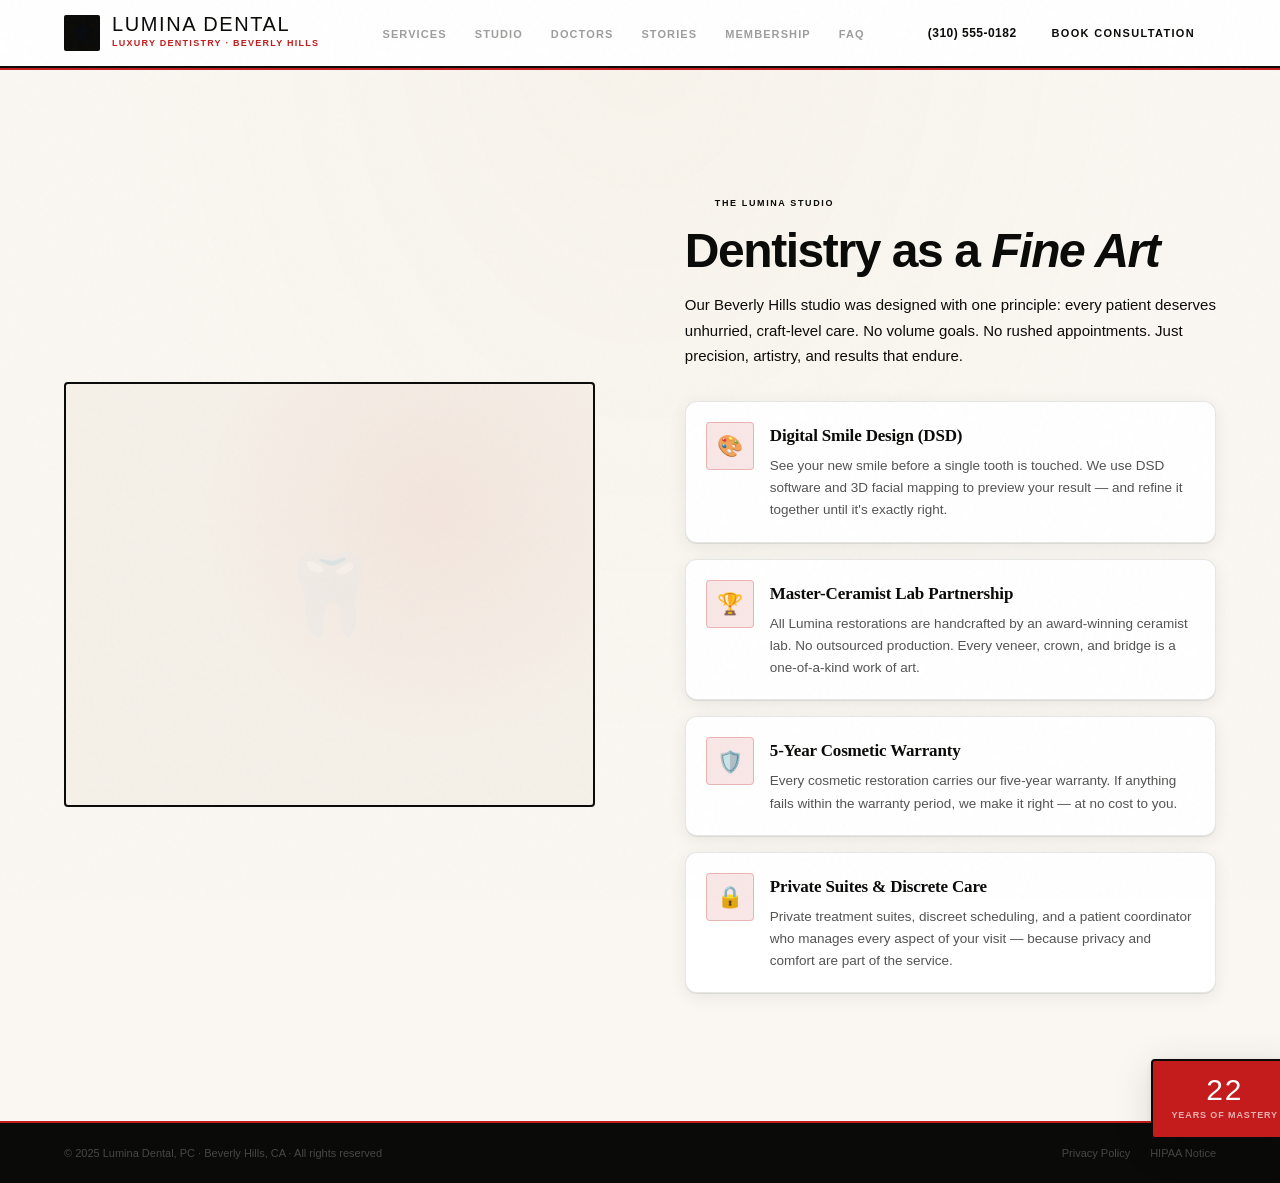
<file: pages/about.html>
<!DOCTYPE html>
<html lang="en">
<head>
  <meta charset="UTF-8">
  <meta name="viewport" content="width=device-width, initial-scale=1.0">
  <meta name="description" content="About Lumina Dental — Our Beverly Hills studio, philosophy, and commitment to luxury cosmetic dentistry.">
  <title>About the Studio | Lumina Dental · Beverly Hills</title>

  <link rel="preconnect" href="https://fonts.googleapis.com">
  <link rel="preconnect" href="https://fonts.gstatic.com" crossorigin>
  <link href="https://fonts.googleapis.com/css2?family=Cormorant+Garamond:ital,wght@0,400;0,500;0,600;0,700;1,400;1,600;1,700&family=DM+Sans:wght@300;400;500;600&display=swap" rel="stylesheet">

  <link rel="stylesheet" href="../css/variables.css">
  <link rel="stylesheet" href="../css/reset.css">
  <link rel="stylesheet" href="../css/components.css">
  <link rel="stylesheet" href="../css/layout.css">
</head>
<body>

<!-- NAV -->
<header>
  <nav class="nav" role="navigation" aria-label="Main navigation">
    <div class="container nav__inner">
      <a href="../index.html" class="nav__logo" aria-label="Lumina Dental home">
        <div class="nav__logo-mark" aria-hidden="true">
          <svg width="22" height="22" viewBox="0 0 22 22" fill="none">
            <path d="M11 3C8.4 3 6.5 4.3 5.5 6.2 4.6 7.9 4.5 9.8 5.2 12 6 14.5 6.5 16.2 7.1 17.9 7.7 19.5 8.4 20.5 9.5 20.5c1.2 0 1.7-1.7 2-3.3.3 1.6.8 3.3 2 3.3 1.1 0 1.8-.8 2.4-2.6.6-1.7 1.1-3.4 1.9-5.9.7-2.2.6-4.1-.3-5.8C16.5 4.3 14.6 3 12 3L11 3z" fill="#070A0F" opacity="0.9"/>
          </svg>
        </div>
        <div>
          <div class="nav__logo-name">Lumina Dental</div>
          <div class="nav__logo-sub">Luxury Dentistry · Beverly Hills</div>
        </div>
      </a>
      <ul class="nav__links" role="list">
        <li><a class="nav__link" href="services.html">Services</a></li>
        <li><a class="nav__link active" href="about.html">Studio</a></li>
        <li><a class="nav__link" href="team.html">Doctors</a></li>
        <li><a class="nav__link" href="../index.html#reviews">Stories</a></li>
        <li><a class="nav__link" href="../index.html#pricing">Membership</a></li>
        <li><a class="nav__link" href="../index.html#faq">FAQ</a></li>
      </ul>
      <div class="nav__right">
        <a class="nav__phone" href="tel:+13105550182">(310) 555-0182</a>
        <a class="btn btn--gold btn--sm" href="contact.html">Book Consultation</a>
        <button class="nav__hamburger" aria-label="Toggle menu" aria-expanded="false">
          <span></span><span></span><span></span>
        </button>
      </div>
    </div>
  </nav>
</header>

<main>
  <section class="section section--card" aria-labelledby="about-page-heading">
    <div class="container about__inner">

      <div class="about__visual reveal">
        <div class="about__visual-frame">
          <div class="about__visual-pattern" aria-hidden="true"></div>
          <div class="about__visual-icon" aria-hidden="true">🦷</div>
        </div>
        <div class="about__float-badge">
          <div class="about__float-num">22</div>
          <div class="about__float-label">Years of Mastery</div>
        </div>
      </div>

      <div>
        <div class="eyebrow">The Lumina Studio</div>
        <h1 class="section-title reveal" id="about-page-heading">Dentistry as a <em>Fine Art</em></h1>
        <p class="section-sub reveal delay-1">Our Beverly Hills studio was designed with one principle: every patient deserves unhurried, craft-level care. No volume goals. No rushed appointments. Just precision, artistry, and results that endure.</p>
        <div class="about__features">
          <div class="card info-card reveal delay-1">
            <div class="info-card__icon" aria-hidden="true">🎨</div>
            <div>
              <div class="info-card__title">Digital Smile Design (DSD)</div>
              <p class="info-card__body">See your new smile before a single tooth is touched. We use DSD software and 3D facial mapping to preview your result — and refine it together until it's exactly right.</p>
            </div>
          </div>
          <div class="card info-card reveal delay-2">
            <div class="info-card__icon" aria-hidden="true">🏆</div>
            <div>
              <div class="info-card__title">Master-Ceramist Lab Partnership</div>
              <p class="info-card__body">All Lumina restorations are handcrafted by an award-winning ceramist lab. No outsourced production. Every veneer, crown, and bridge is a one-of-a-kind work of art.</p>
            </div>
          </div>
          <div class="card info-card reveal delay-3">
            <div class="info-card__icon" aria-hidden="true">🛡️</div>
            <div>
              <div class="info-card__title">5-Year Cosmetic Warranty</div>
              <p class="info-card__body">Every cosmetic restoration carries our five-year warranty. If anything fails within the warranty period, we make it right — at no cost to you.</p>
            </div>
          </div>
          <div class="card info-card reveal delay-4">
            <div class="info-card__icon" aria-hidden="true">🔒</div>
            <div>
              <div class="info-card__title">Private Suites & Discrete Care</div>
              <p class="info-card__body">Private treatment suites, discreet scheduling, and a patient coordinator who manages every aspect of your visit — because privacy and comfort are part of the service.</p>
            </div>
          </div>
        </div>
      </div>
    </div>
  </section>
</main>

<!-- FOOTER -->
<footer class="footer" role="contentinfo">
  <div class="gold-rule"></div>
  <div class="container">
    <div class="footer__bottom">
      <div class="footer__copy">&copy; 2025 Lumina Dental, PC · Beverly Hills, CA · All rights reserved</div>
      <nav class="footer__legal" aria-label="Legal">
        <a class="footer__legal-link" href="#">Privacy Policy</a>
        <a class="footer__legal-link" href="#">HIPAA Notice</a>
      </nav>
    </div>
  </div>
</footer>

<script src="../js/data.js"></script>
<script src="../js/main.js"></script>
</body>
</html>
</file>
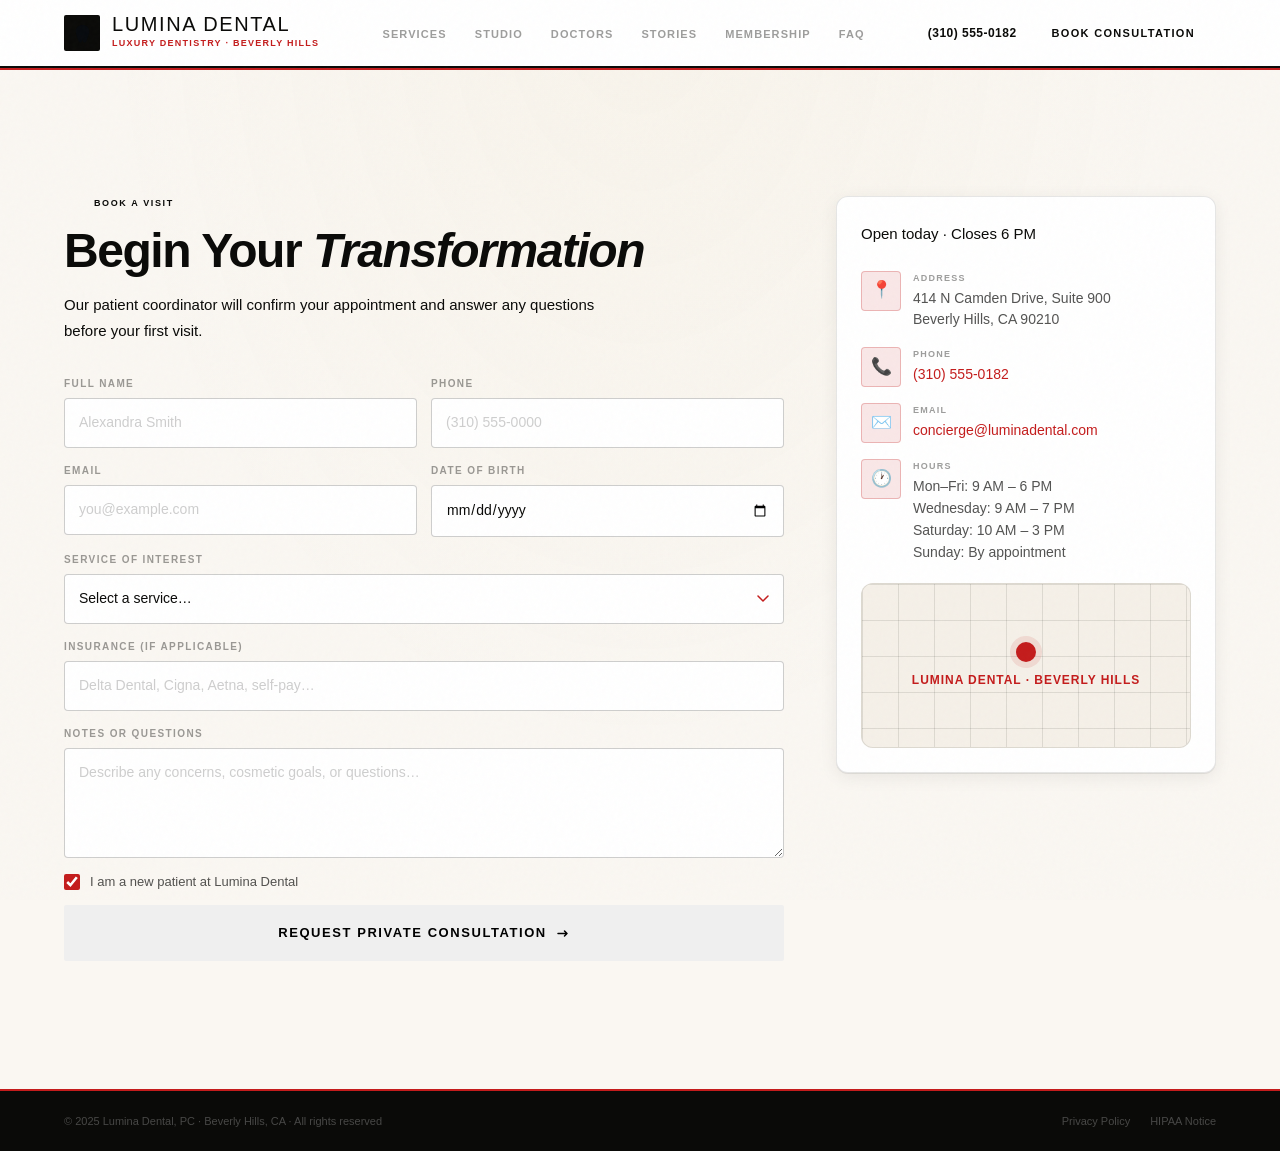
<file: pages/contact.html>
<!DOCTYPE html>
<html lang="en">
<head>
  <meta charset="UTF-8">
  <meta name="viewport" content="width=device-width, initial-scale=1.0">
  <meta name="description" content="Contact Lumina Dental — Book a consultation, get directions, or reach our concierge team in Beverly Hills.">
  <title>Contact & Directions | Lumina Dental · Beverly Hills</title>

  <link rel="preconnect" href="https://fonts.googleapis.com">
  <link rel="preconnect" href="https://fonts.gstatic.com" crossorigin>
  <link href="https://fonts.googleapis.com/css2?family=Cormorant+Garamond:ital,wght@0,400;0,500;0,600;0,700;1,400;1,600;1,700&family=DM+Sans:wght@300;400;500;600&display=swap" rel="stylesheet">

  <link rel="stylesheet" href="../css/variables.css">
  <link rel="stylesheet" href="../css/reset.css">
  <link rel="stylesheet" href="../css/components.css">
  <link rel="stylesheet" href="../css/layout.css">
</head>
<body>

<!-- NAV -->
<header>
  <nav class="nav" role="navigation" aria-label="Main navigation">
    <div class="container nav__inner">
      <a href="../index.html" class="nav__logo" aria-label="Lumina Dental home">
        <div class="nav__logo-mark" aria-hidden="true">
          <svg width="22" height="22" viewBox="0 0 22 22" fill="none">
            <path d="M11 3C8.4 3 6.5 4.3 5.5 6.2 4.6 7.9 4.5 9.8 5.2 12 6 14.5 6.5 16.2 7.1 17.9 7.7 19.5 8.4 20.5 9.5 20.5c1.2 0 1.7-1.7 2-3.3.3 1.6.8 3.3 2 3.3 1.1 0 1.8-.8 2.4-2.6.6-1.7 1.1-3.4 1.9-5.9.7-2.2.6-4.1-.3-5.8C16.5 4.3 14.6 3 12 3L11 3z" fill="#070A0F" opacity="0.9"/>
          </svg>
        </div>
        <div>
          <div class="nav__logo-name">Lumina Dental</div>
          <div class="nav__logo-sub">Luxury Dentistry · Beverly Hills</div>
        </div>
      </a>
      <ul class="nav__links" role="list">
        <li><a class="nav__link" href="services.html">Services</a></li>
        <li><a class="nav__link" href="about.html">Studio</a></li>
        <li><a class="nav__link" href="team.html">Doctors</a></li>
        <li><a class="nav__link" href="../index.html#reviews">Stories</a></li>
        <li><a class="nav__link" href="../index.html#pricing">Membership</a></li>
        <li><a class="nav__link" href="../index.html#faq">FAQ</a></li>
      </ul>
      <div class="nav__right">
        <a class="nav__phone" href="tel:+13105550182">(310) 555-0182</a>
        <a class="btn btn--gold btn--sm" href="contact.html">Book Consultation</a>
        <button class="nav__hamburger" aria-label="Toggle menu" aria-expanded="false">
          <span></span><span></span><span></span>
        </button>
      </div>
    </div>
  </nav>
</header>

<main>
  <section class="section section--dark" aria-labelledby="contact-page-heading">
    <div class="container contact__inner">
      <div>
        <div class="eyebrow">Book a Visit</div>
        <h1 class="section-title reveal" id="contact-page-heading">Begin Your <em>Transformation</em></h1>
        <p class="section-sub reveal delay-1" style="margin-bottom:var(--sp-8)">Our patient coordinator will confirm your appointment and answer any questions before your first visit.</p>

        <form class="contact-form js-booking-form" novalidate aria-label="Appointment booking form">
          <div class="form-group">
            <label class="form-label" for="name">Full Name</label>
            <input class="form-input" type="text" id="name" name="name" placeholder="Alexandra Smith" required autocomplete="name">
          </div>
          <div class="form-group">
            <label class="form-label" for="phone">Phone</label>
            <input class="form-input" type="tel" id="phone" name="phone" placeholder="(310) 555-0000" required autocomplete="tel">
          </div>
          <div class="form-group">
            <label class="form-label" for="email">Email</label>
            <input class="form-input" type="email" id="email" name="email" placeholder="you@example.com" autocomplete="email">
          </div>
          <div class="form-group">
            <label class="form-label" for="dob">Date of Birth</label>
            <input class="form-input" type="date" id="dob" name="dob">
          </div>
          <div class="form-group contact-form__full">
            <label class="form-label" for="service">Service of Interest</label>
            <select class="form-select" id="service" name="service" required>
              <option value="" disabled selected>Select a service…</option>
              <option>Smile Makeover Consultation</option>
              <option>Porcelain Veneers</option>
              <option>Invisalign Platinum</option>
              <option>Dental Implants</option>
              <option>Zoom Whitening</option>
              <option>Full-Mouth Rehabilitation</option>
              <option>Gum Recontouring</option>
              <option>Emergency Concierge</option>
              <option>IV Sedation Dentistry</option>
              <option>General / Preventive Visit</option>
              <option>Not sure — need assessment</option>
            </select>
          </div>
          <div class="form-group contact-form__full">
            <label class="form-label" for="insurance">Insurance (if applicable)</label>
            <input class="form-input" type="text" id="insurance" name="insurance" placeholder="Delta Dental, Cigna, Aetna, self-pay…">
          </div>
          <div class="form-group contact-form__full">
            <label class="form-label" for="notes">Notes or Questions</label>
            <textarea class="form-textarea" id="notes" name="notes" placeholder="Describe any concerns, cosmetic goals, or questions…"></textarea>
          </div>
          <div class="form-group contact-form__full">
            <label class="form-check">
              <input type="checkbox" name="newpatient" checked>
              I am a new patient at Lumina Dental
            </label>
          </div>
          <div class="form-group contact-form__full">
            <button class="btn btn--gold btn--lg btn--full" type="submit">
              Request Private Consultation
              <svg width="15" height="15" viewBox="0 0 15 15" fill="none" aria-hidden="true"><path d="M3 7.5H12M9.5 5L12 7.5L9.5 10" stroke="currentColor" stroke-width="1.5" stroke-linecap="round" stroke-linejoin="round"/></svg>
            </button>
          </div>
        </form>
      </div>

      <aside aria-label="Contact information">
        <div class="card" style="padding:var(--sp-6)">
          <div class="status-indicator" style="margin-bottom:var(--sp-5)">
            <span class="status-dot" aria-hidden="true"></span>
            Open today · Closes 6 PM
          </div>
          <div class="contact-info-items">
            <div class="contact-info-item">
              <div class="contact-info-icon" aria-hidden="true">📍</div>
              <div>
                <div class="contact-info-label">Address</div>
                <div class="contact-info-value">414 N Camden Drive, Suite 900<br>Beverly Hills, CA 90210</div>
              </div>
            </div>
            <div class="contact-info-item">
              <div class="contact-info-icon" aria-hidden="true">📞</div>
              <div>
                <div class="contact-info-label">Phone</div>
                <div class="contact-info-value"><a href="tel:+13105550182">(310) 555-0182</a></div>
              </div>
            </div>
            <div class="contact-info-item">
              <div class="contact-info-icon" aria-hidden="true">✉️</div>
              <div>
                <div class="contact-info-label">Email</div>
                <div class="contact-info-value"><a href="mailto:concierge@luminadental.com">concierge@luminadental.com</a></div>
              </div>
            </div>
            <div class="contact-info-item">
              <div class="contact-info-icon" aria-hidden="true">🕐</div>
              <div>
                <div class="contact-info-label">Hours</div>
                <div class="contact-info-value">
                  Mon–Fri: 9 AM – 6 PM<br>
                  Wednesday: 9 AM – 7 PM<br>
                  Saturday: 10 AM – 3 PM<br>
                  Sunday: By appointment
                </div>
              </div>
            </div>
          </div>
          <div class="map-placeholder" style="margin-top:var(--sp-5)" role="img" aria-label="Map: Lumina Dental, 414 N Camden Drive, Beverly Hills CA">
            <div class="map-grid" aria-hidden="true"></div>
            <div class="map-pin">
              <div class="map-pin__dot" aria-hidden="true"></div>
              <div class="map-pin__label">Lumina Dental · Beverly Hills</div>
            </div>
          </div>
        </div>
      </aside>
    </div>
  </section>
</main>

<!-- FOOTER -->
<footer class="footer" role="contentinfo">
  <div class="gold-rule"></div>
  <div class="container">
    <div class="footer__bottom">
      <div class="footer__copy">&copy; 2025 Lumina Dental, PC · Beverly Hills, CA · All rights reserved</div>
      <nav class="footer__legal" aria-label="Legal">
        <a class="footer__legal-link" href="#">Privacy Policy</a>
        <a class="footer__legal-link" href="#">HIPAA Notice</a>
      </nav>
    </div>
  </div>
</footer>

<script src="../js/data.js"></script>
<script src="../js/main.js"></script>
</body>
</html>
</file>
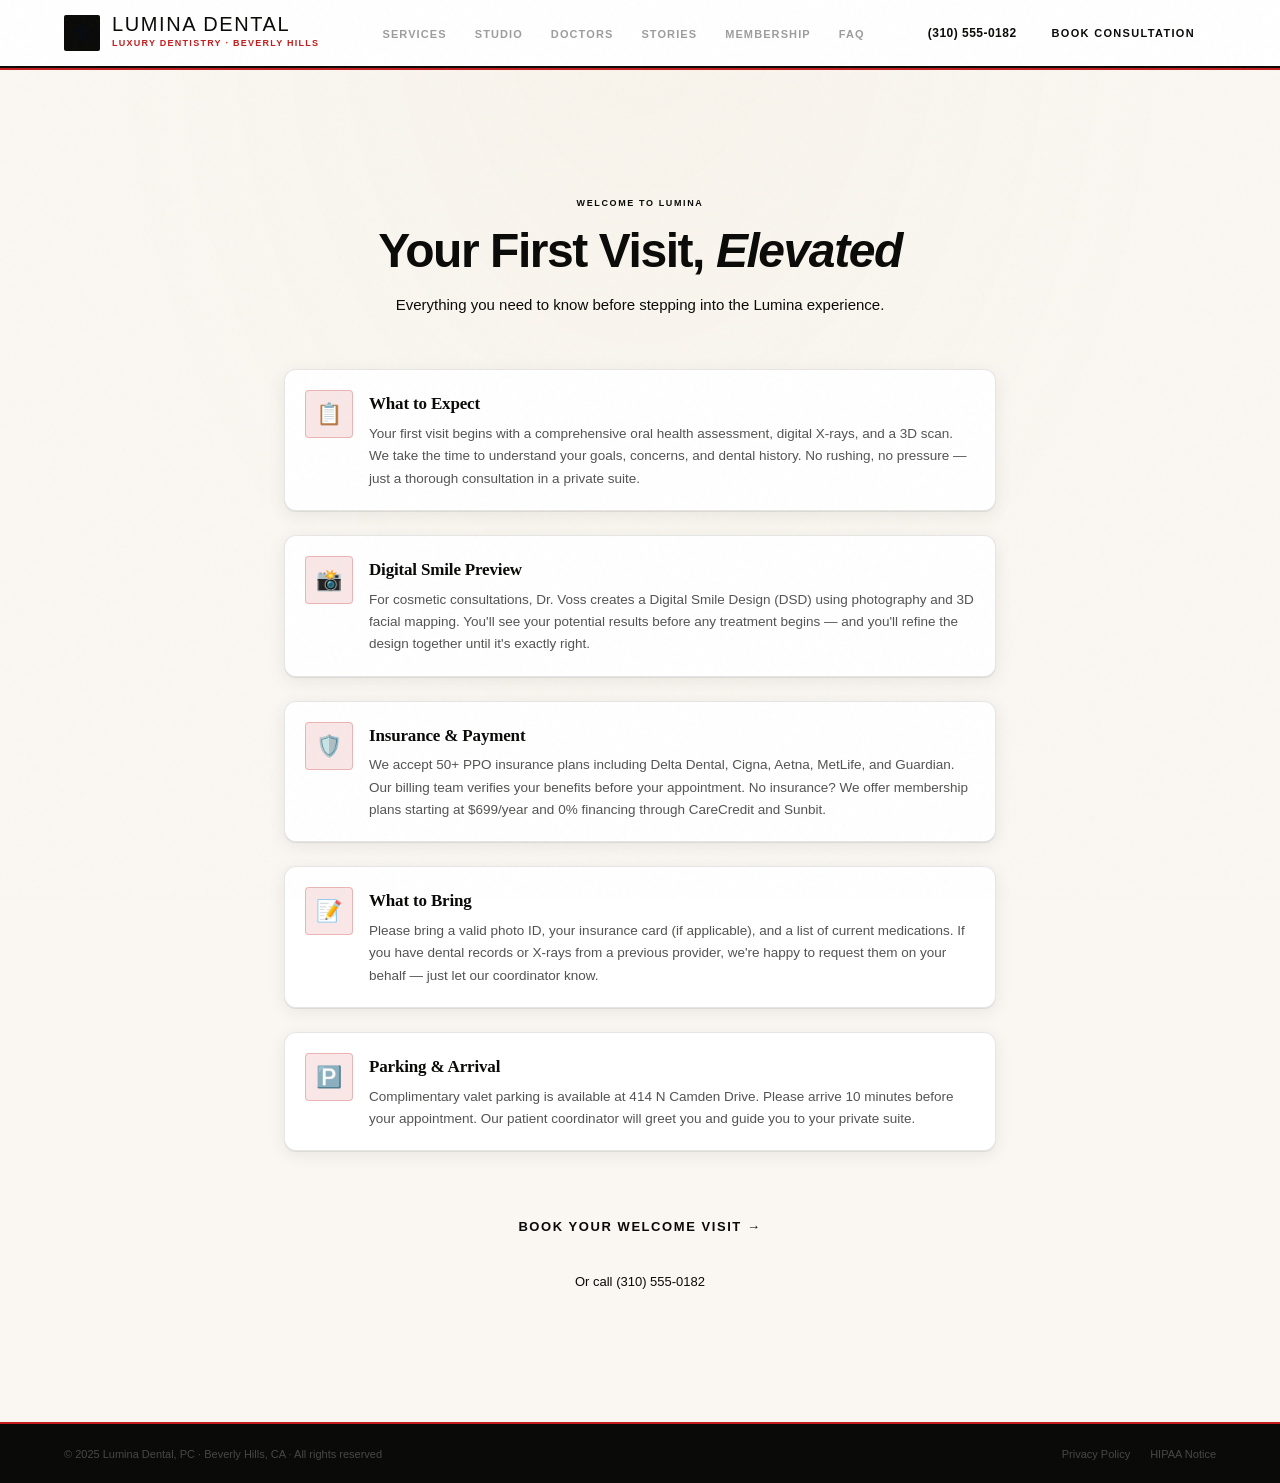
<file: pages/new-patient.html>
<!DOCTYPE html>
<html lang="en">
<head>
  <meta charset="UTF-8">
  <meta name="viewport" content="width=device-width, initial-scale=1.0">
  <meta name="description" content="New patient information for Lumina Dental — what to expect at your first visit, insurance, financing, and how to prepare.">
  <title>New Patient Info | Lumina Dental · Beverly Hills</title>

  <link rel="preconnect" href="https://fonts.googleapis.com">
  <link rel="preconnect" href="https://fonts.gstatic.com" crossorigin>
  <link href="https://fonts.googleapis.com/css2?family=Cormorant+Garamond:ital,wght@0,400;0,500;0,600;0,700;1,400;1,600;1,700&family=DM+Sans:wght@300;400;500;600&display=swap" rel="stylesheet">

  <link rel="stylesheet" href="../css/variables.css">
  <link rel="stylesheet" href="../css/reset.css">
  <link rel="stylesheet" href="../css/components.css">
  <link rel="stylesheet" href="../css/layout.css">
</head>
<body>

<!-- NAV -->
<header>
  <nav class="nav" role="navigation" aria-label="Main navigation">
    <div class="container nav__inner">
      <a href="../index.html" class="nav__logo" aria-label="Lumina Dental home">
        <div class="nav__logo-mark" aria-hidden="true">
          <svg width="22" height="22" viewBox="0 0 22 22" fill="none">
            <path d="M11 3C8.4 3 6.5 4.3 5.5 6.2 4.6 7.9 4.5 9.8 5.2 12 6 14.5 6.5 16.2 7.1 17.9 7.7 19.5 8.4 20.5 9.5 20.5c1.2 0 1.7-1.7 2-3.3.3 1.6.8 3.3 2 3.3 1.1 0 1.8-.8 2.4-2.6.6-1.7 1.1-3.4 1.9-5.9.7-2.2.6-4.1-.3-5.8C16.5 4.3 14.6 3 12 3L11 3z" fill="#070A0F" opacity="0.9"/>
          </svg>
        </div>
        <div>
          <div class="nav__logo-name">Lumina Dental</div>
          <div class="nav__logo-sub">Luxury Dentistry · Beverly Hills</div>
        </div>
      </a>
      <ul class="nav__links" role="list">
        <li><a class="nav__link" href="services.html">Services</a></li>
        <li><a class="nav__link" href="about.html">Studio</a></li>
        <li><a class="nav__link" href="team.html">Doctors</a></li>
        <li><a class="nav__link" href="../index.html#reviews">Stories</a></li>
        <li><a class="nav__link" href="../index.html#pricing">Membership</a></li>
        <li><a class="nav__link" href="../index.html#faq">FAQ</a></li>
      </ul>
      <div class="nav__right">
        <a class="nav__phone" href="tel:+13105550182">(310) 555-0182</a>
        <a class="btn btn--gold btn--sm" href="contact.html">Book Consultation</a>
        <button class="nav__hamburger" aria-label="Toggle menu" aria-expanded="false">
          <span></span><span></span><span></span>
        </button>
      </div>
    </div>
  </nav>
</header>

<main>
  <section class="section section--dark" aria-labelledby="newpatient-heading">
    <div class="container" style="max-width:840px">
      <div class="section-header section-header--center">
        <div class="eyebrow">Welcome to Lumina</div>
        <h1 class="section-title" id="newpatient-heading">Your First Visit, <em>Elevated</em></h1>
        <p class="section-sub">Everything you need to know before stepping into the Lumina experience.</p>
      </div>

      <div style="display:flex;flex-direction:column;gap:24px">
        <div class="card info-card reveal delay-1">
          <div class="info-card__icon" aria-hidden="true">📋</div>
          <div>
            <div class="info-card__title">What to Expect</div>
            <p class="info-card__body">Your first visit begins with a comprehensive oral health assessment, digital X-rays, and a 3D scan. We take the time to understand your goals, concerns, and dental history. No rushing, no pressure — just a thorough consultation in a private suite.</p>
          </div>
        </div>

        <div class="card info-card reveal delay-2">
          <div class="info-card__icon" aria-hidden="true">📸</div>
          <div>
            <div class="info-card__title">Digital Smile Preview</div>
            <p class="info-card__body">For cosmetic consultations, Dr. Voss creates a Digital Smile Design (DSD) using photography and 3D facial mapping. You'll see your potential results before any treatment begins — and you'll refine the design together until it's exactly right.</p>
          </div>
        </div>

        <div class="card info-card reveal delay-3">
          <div class="info-card__icon" aria-hidden="true">🛡️</div>
          <div>
            <div class="info-card__title">Insurance & Payment</div>
            <p class="info-card__body">We accept 50+ PPO insurance plans including Delta Dental, Cigna, Aetna, MetLife, and Guardian. Our billing team verifies your benefits before your appointment. No insurance? We offer membership plans starting at $699/year and 0% financing through CareCredit and Sunbit.</p>
          </div>
        </div>

        <div class="card info-card reveal delay-4">
          <div class="info-card__icon" aria-hidden="true">📝</div>
          <div>
            <div class="info-card__title">What to Bring</div>
            <p class="info-card__body">Please bring a valid photo ID, your insurance card (if applicable), and a list of current medications. If you have dental records or X-rays from a previous provider, we're happy to request them on your behalf — just let our coordinator know.</p>
          </div>
        </div>

        <div class="card info-card reveal delay-1">
          <div class="info-card__icon" aria-hidden="true">🅿️</div>
          <div>
            <div class="info-card__title">Parking & Arrival</div>
            <p class="info-card__body">Complimentary valet parking is available at 414 N Camden Drive. Please arrive 10 minutes before your appointment. Our patient coordinator will greet you and guide you to your private suite.</p>
          </div>
        </div>
      </div>

      <div style="text-align:center;margin-top:var(--sp-12)">
        <a class="btn btn--gold btn--lg" href="contact.html">Book Your Welcome Visit →</a>
        <p style="font-size:13px;color:var(--ivory-30);margin-top:var(--sp-4)">Or call <a href="tel:+13105550182" style="color:var(--gold-300)">(310) 555-0182</a></p>
      </div>
    </div>
  </section>
</main>

<!-- FOOTER -->
<footer class="footer" role="contentinfo">
  <div class="gold-rule"></div>
  <div class="container">
    <div class="footer__bottom">
      <div class="footer__copy">&copy; 2025 Lumina Dental, PC · Beverly Hills, CA · All rights reserved</div>
      <nav class="footer__legal" aria-label="Legal">
        <a class="footer__legal-link" href="#">Privacy Policy</a>
        <a class="footer__legal-link" href="#">HIPAA Notice</a>
      </nav>
    </div>
  </div>
</footer>

<script src="../js/data.js"></script>
<script src="../js/main.js"></script>
</body>
</html>
</file>
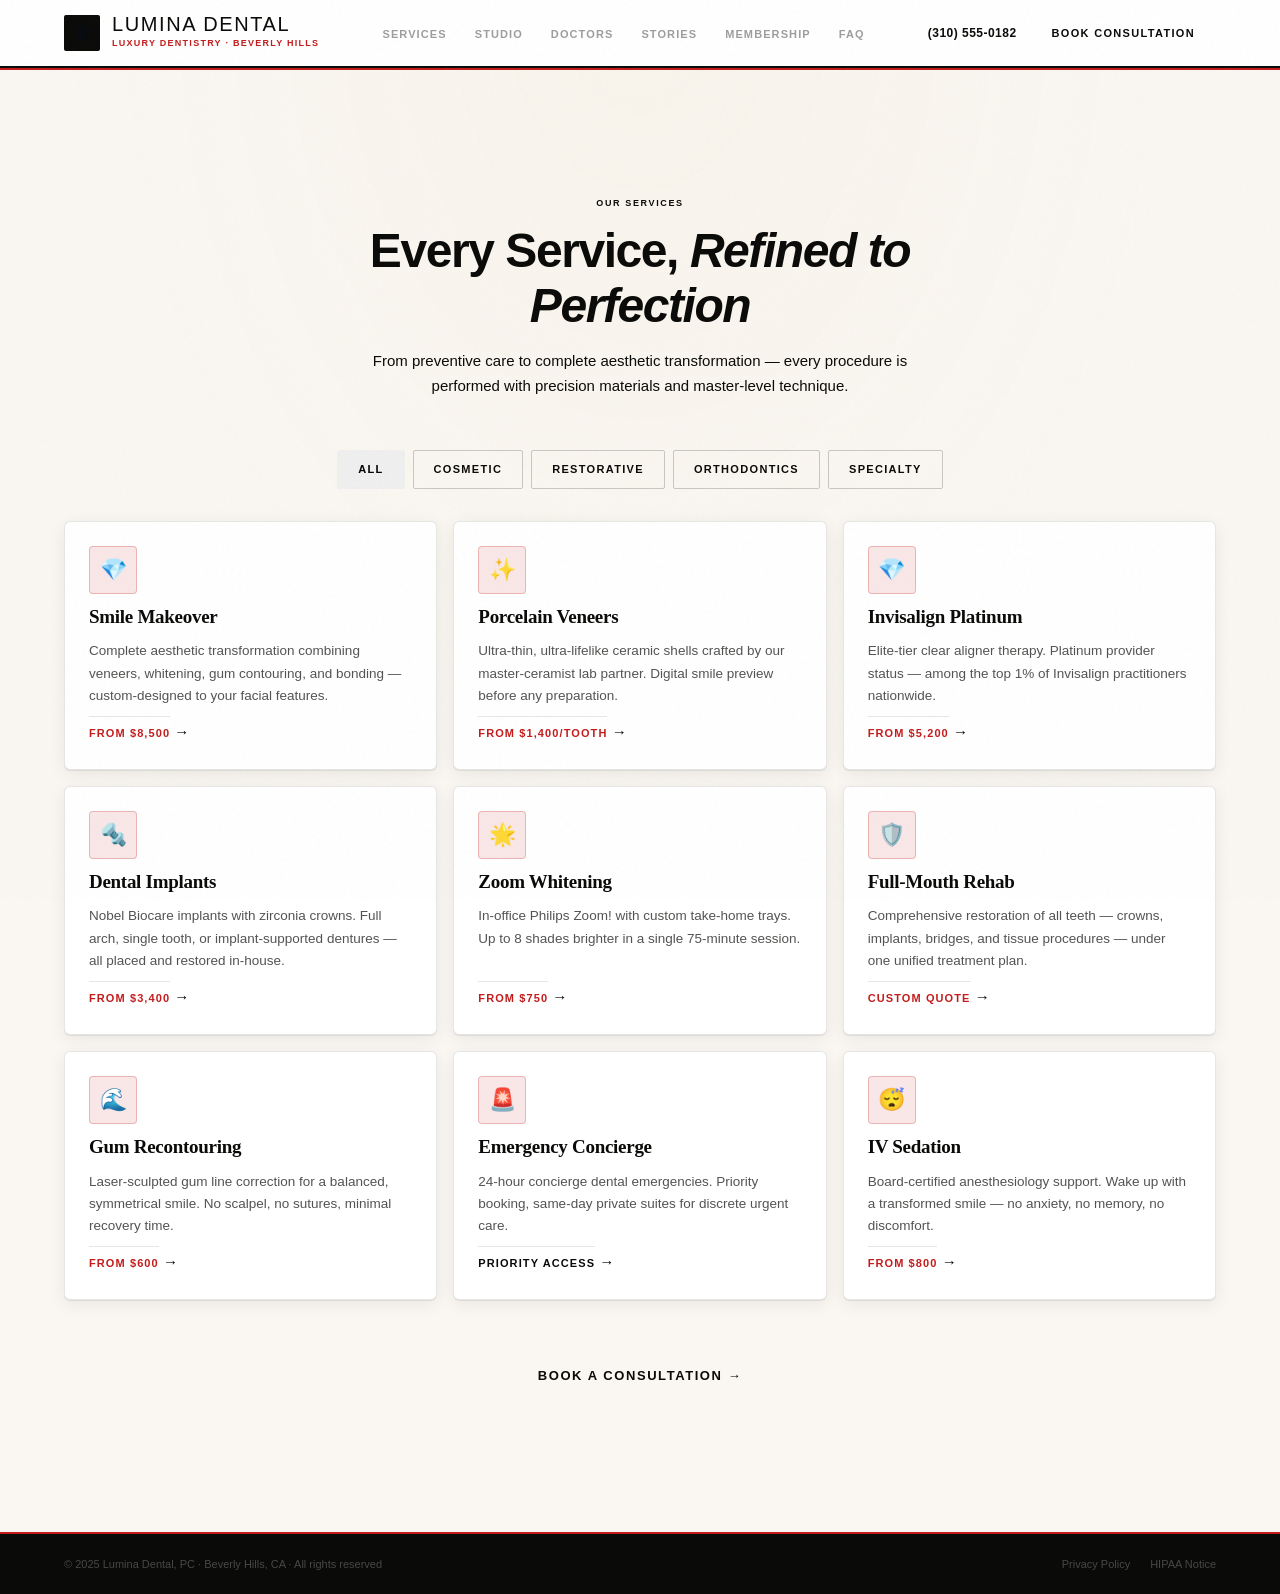
<file: pages/services.html>
<!DOCTYPE html>
<html lang="en">
<head>
  <meta charset="UTF-8">
  <meta name="viewport" content="width=device-width, initial-scale=1.0">
  <meta name="description" content="Lumina Dental Services — Smile makeovers, porcelain veneers, Invisalign Platinum, dental implants, and more in Beverly Hills.">
  <title>Services | Lumina Dental · Beverly Hills</title>

  <link rel="preconnect" href="https://fonts.googleapis.com">
  <link rel="preconnect" href="https://fonts.gstatic.com" crossorigin>
  <link href="https://fonts.googleapis.com/css2?family=Cormorant+Garamond:ital,wght@0,400;0,500;0,600;0,700;1,400;1,600;1,700&family=DM+Sans:wght@300;400;500;600&display=swap" rel="stylesheet">

  <link rel="stylesheet" href="../css/variables.css">
  <link rel="stylesheet" href="../css/reset.css">
  <link rel="stylesheet" href="../css/components.css">
  <link rel="stylesheet" href="../css/layout.css">
</head>
<body>

<!-- NAV -->
<header>
  <nav class="nav" role="navigation" aria-label="Main navigation">
    <div class="container nav__inner">
      <a href="../index.html" class="nav__logo" aria-label="Lumina Dental home">
        <div class="nav__logo-mark" aria-hidden="true">
          <svg width="22" height="22" viewBox="0 0 22 22" fill="none">
            <path d="M11 3C8.4 3 6.5 4.3 5.5 6.2 4.6 7.9 4.5 9.8 5.2 12 6 14.5 6.5 16.2 7.1 17.9 7.7 19.5 8.4 20.5 9.5 20.5c1.2 0 1.7-1.7 2-3.3.3 1.6.8 3.3 2 3.3 1.1 0 1.8-.8 2.4-2.6.6-1.7 1.1-3.4 1.9-5.9.7-2.2.6-4.1-.3-5.8C16.5 4.3 14.6 3 12 3L11 3z" fill="#070A0F" opacity="0.9"/>
          </svg>
        </div>
        <div>
          <div class="nav__logo-name">Lumina Dental</div>
          <div class="nav__logo-sub">Luxury Dentistry · Beverly Hills</div>
        </div>
      </a>
      <ul class="nav__links" role="list">
        <li><a class="nav__link active" href="services.html">Services</a></li>
        <li><a class="nav__link" href="about.html">Studio</a></li>
        <li><a class="nav__link" href="team.html">Doctors</a></li>
        <li><a class="nav__link" href="../index.html#reviews">Stories</a></li>
        <li><a class="nav__link" href="../index.html#pricing">Membership</a></li>
        <li><a class="nav__link" href="../index.html#faq">FAQ</a></li>
      </ul>
      <div class="nav__right">
        <a class="nav__phone" href="tel:+13105550182">(310) 555-0182</a>
        <a class="btn btn--gold btn--sm" href="contact.html">Book Consultation</a>
        <button class="nav__hamburger" aria-label="Toggle menu" aria-expanded="false">
          <span></span><span></span><span></span>
        </button>
      </div>
    </div>
  </nav>
</header>

<main>
  <section class="section section--dark" aria-labelledby="services-page-heading">
    <div class="container">
      <div class="section-header section-header--center">
        <div class="eyebrow">Our Services</div>
        <h1 class="section-title" id="services-page-heading">Every Service, <em>Refined to Perfection</em></h1>
        <p class="section-sub">From preventive care to complete aesthetic transformation — every procedure is performed with precision materials and master-level technique.</p>
      </div>

      <div style="display:flex;flex-wrap:wrap;gap:8px;margin-bottom:var(--sp-8);justify-content:center" role="group" aria-label="Filter services">
        <button class="btn btn--gold btn--sm active" data-filter="all">All</button>
        <button class="btn btn--ghost btn--sm" data-filter="cosmetic">Cosmetic</button>
        <button class="btn btn--ghost btn--sm" data-filter="restorative">Restorative</button>
        <button class="btn btn--ghost btn--sm" data-filter="orthodontics">Orthodontics</button>
        <button class="btn btn--ghost btn--sm" data-filter="specialty">Specialty</button>
      </div>

      <div class="services-grid" role="list">
        <article class="card service-card reveal delay-1" data-category="cosmetic" role="listitem">
          <div class="service-card__icon" aria-hidden="true">💎</div>
          <div class="service-card__title">Smile Makeover</div>
          <p class="service-card__desc">Complete aesthetic transformation combining veneers, whitening, gum contouring, and bonding — custom-designed to your facial features.</p>
          <div class="service-card__footer">
            <span class="service-card__price">From $8,500</span>
            <span class="service-card__arrow">→</span>
          </div>
        </article>
        <article class="card service-card reveal delay-2" data-category="cosmetic" role="listitem">
          <div class="service-card__icon" aria-hidden="true">✨</div>
          <div class="service-card__title">Porcelain Veneers</div>
          <p class="service-card__desc">Ultra-thin, ultra-lifelike ceramic shells crafted by our master-ceramist lab partner. Digital smile preview before any preparation.</p>
          <div class="service-card__footer">
            <span class="service-card__price">From $1,400/tooth</span>
            <span class="service-card__arrow">→</span>
          </div>
        </article>
        <article class="card service-card reveal delay-3" data-category="orthodontics" role="listitem">
          <div class="service-card__icon" aria-hidden="true">💎</div>
          <div class="service-card__title">Invisalign Platinum</div>
          <p class="service-card__desc">Elite-tier clear aligner therapy. Platinum provider status — among the top 1% of Invisalign practitioners nationwide.</p>
          <div class="service-card__footer">
            <span class="service-card__price">From $5,200</span>
            <span class="service-card__arrow">→</span>
          </div>
        </article>
        <article class="card service-card reveal delay-1" data-category="restorative" role="listitem">
          <div class="service-card__icon" aria-hidden="true">🔩</div>
          <div class="service-card__title">Dental Implants</div>
          <p class="service-card__desc">Nobel Biocare implants with zirconia crowns. Full arch, single tooth, or implant-supported dentures — all placed and restored in-house.</p>
          <div class="service-card__footer">
            <span class="service-card__price">From $3,400</span>
            <span class="service-card__arrow">→</span>
          </div>
        </article>
        <article class="card service-card reveal delay-2" data-category="cosmetic" role="listitem">
          <div class="service-card__icon" aria-hidden="true">🌟</div>
          <div class="service-card__title">Zoom Whitening</div>
          <p class="service-card__desc">In-office Philips Zoom! with custom take-home trays. Up to 8 shades brighter in a single 75-minute session.</p>
          <div class="service-card__footer">
            <span class="service-card__price">From $750</span>
            <span class="service-card__arrow">→</span>
          </div>
        </article>
        <article class="card service-card reveal delay-3" data-category="restorative" role="listitem">
          <div class="service-card__icon" aria-hidden="true">🛡️</div>
          <div class="service-card__title">Full-Mouth Rehab</div>
          <p class="service-card__desc">Comprehensive restoration of all teeth — crowns, implants, bridges, and tissue procedures — under one unified treatment plan.</p>
          <div class="service-card__footer">
            <span class="service-card__price">Custom quote</span>
            <span class="service-card__arrow">→</span>
          </div>
        </article>
        <article class="card service-card reveal delay-1" data-category="cosmetic" role="listitem">
          <div class="service-card__icon" aria-hidden="true">🌊</div>
          <div class="service-card__title">Gum Recontouring</div>
          <p class="service-card__desc">Laser-sculpted gum line correction for a balanced, symmetrical smile. No scalpel, no sutures, minimal recovery time.</p>
          <div class="service-card__footer">
            <span class="service-card__price">From $600</span>
            <span class="service-card__arrow">→</span>
          </div>
        </article>
        <article class="card service-card reveal delay-2" data-category="specialty" role="listitem">
          <div class="service-card__icon" aria-hidden="true">🚨</div>
          <div class="service-card__title">Emergency Concierge</div>
          <p class="service-card__desc">24-hour concierge dental emergencies. Priority booking, same-day private suites for discrete urgent care.</p>
          <div class="service-card__footer">
            <span class="service-card__price" style="color:var(--teal)">Priority access</span>
            <span class="service-card__arrow">→</span>
          </div>
        </article>
        <article class="card service-card reveal delay-3" data-category="specialty" role="listitem">
          <div class="service-card__icon" aria-hidden="true">😴</div>
          <div class="service-card__title">IV Sedation</div>
          <p class="service-card__desc">Board-certified anesthesiology support. Wake up with a transformed smile — no anxiety, no memory, no discomfort.</p>
          <div class="service-card__footer">
            <span class="service-card__price">From $800</span>
            <span class="service-card__arrow">→</span>
          </div>
        </article>
      </div>

      <div style="text-align:center;margin-top:var(--sp-12)">
        <a class="btn btn--gold btn--lg" href="contact.html">Book a Consultation →</a>
      </div>
    </div>
  </section>
</main>

<!-- FOOTER -->
<footer class="footer" role="contentinfo">
  <div class="gold-rule"></div>
  <div class="container">
    <div class="footer__bottom">
      <div class="footer__copy">&copy; 2025 Lumina Dental, PC · Beverly Hills, CA · All rights reserved</div>
      <nav class="footer__legal" aria-label="Legal">
        <a class="footer__legal-link" href="#">Privacy Policy</a>
        <a class="footer__legal-link" href="#">HIPAA Notice</a>
      </nav>
    </div>
  </div>
</footer>

<script src="../js/data.js"></script>
<script src="../js/main.js"></script>
</body>
</html>
</file>
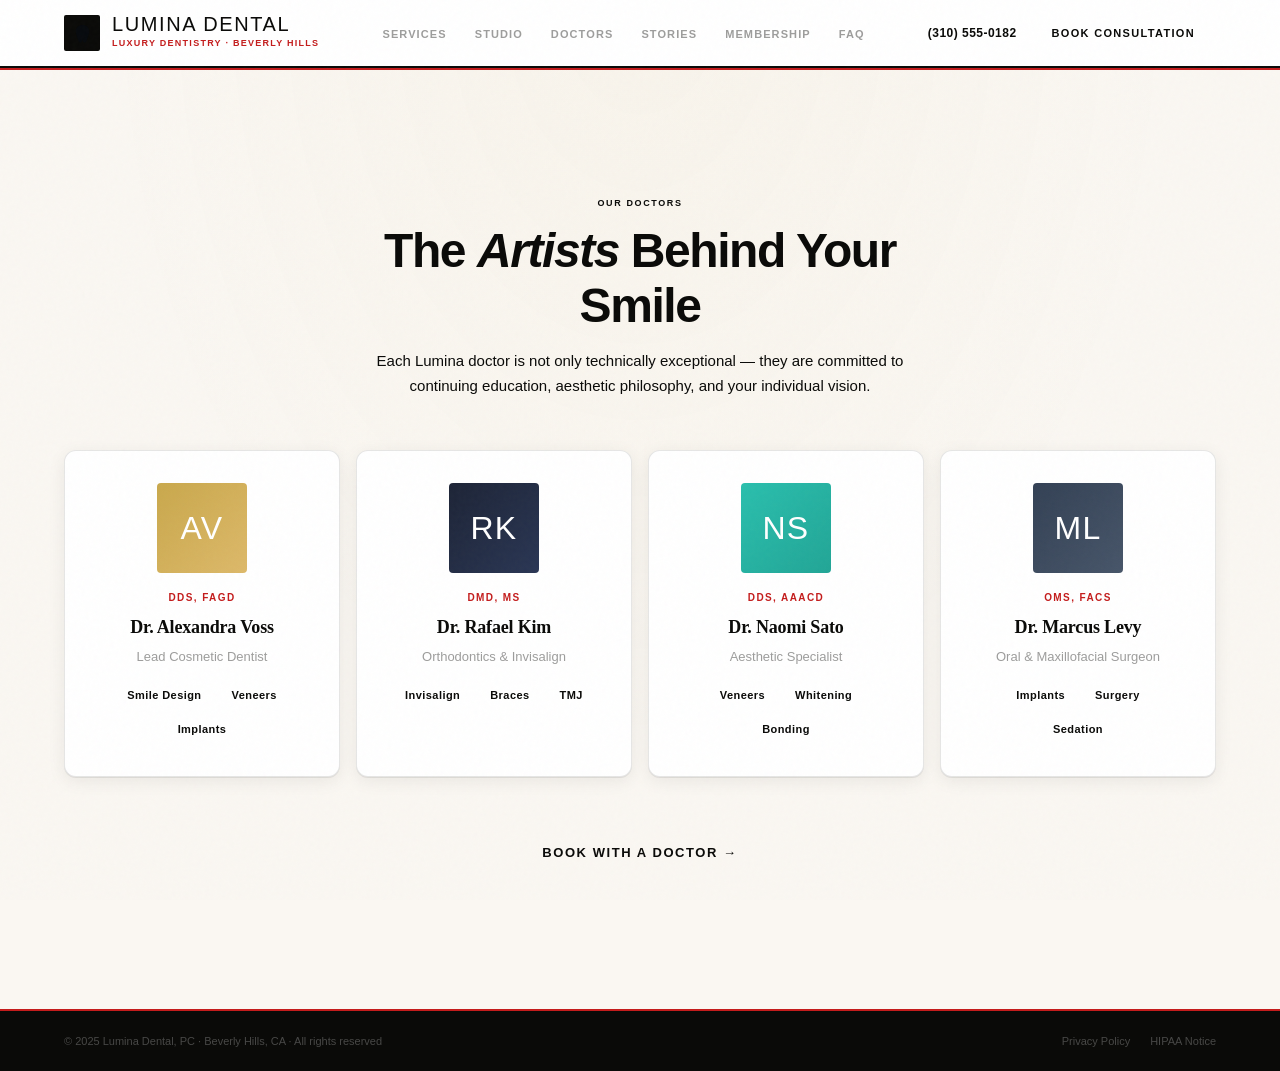
<file: pages/team.html>
<!DOCTYPE html>
<html lang="en">
<head>
  <meta charset="UTF-8">
  <meta name="viewport" content="width=device-width, initial-scale=1.0">
  <meta name="description" content="Meet the Lumina Dental doctors — Dr. Voss, Dr. Kim, Dr. Sato, and Dr. Levy. Beverly Hills luxury cosmetic dentistry.">
  <title>Our Doctors | Lumina Dental · Beverly Hills</title>

  <link rel="preconnect" href="https://fonts.googleapis.com">
  <link rel="preconnect" href="https://fonts.gstatic.com" crossorigin>
  <link href="https://fonts.googleapis.com/css2?family=Cormorant+Garamond:ital,wght@0,400;0,500;0,600;0,700;1,400;1,600;1,700&family=DM+Sans:wght@300;400;500;600&display=swap" rel="stylesheet">

  <link rel="stylesheet" href="../css/variables.css">
  <link rel="stylesheet" href="../css/reset.css">
  <link rel="stylesheet" href="../css/components.css">
  <link rel="stylesheet" href="../css/layout.css">
</head>
<body>

<!-- NAV -->
<header>
  <nav class="nav" role="navigation" aria-label="Main navigation">
    <div class="container nav__inner">
      <a href="../index.html" class="nav__logo" aria-label="Lumina Dental home">
        <div class="nav__logo-mark" aria-hidden="true">
          <svg width="22" height="22" viewBox="0 0 22 22" fill="none">
            <path d="M11 3C8.4 3 6.5 4.3 5.5 6.2 4.6 7.9 4.5 9.8 5.2 12 6 14.5 6.5 16.2 7.1 17.9 7.7 19.5 8.4 20.5 9.5 20.5c1.2 0 1.7-1.7 2-3.3.3 1.6.8 3.3 2 3.3 1.1 0 1.8-.8 2.4-2.6.6-1.7 1.1-3.4 1.9-5.9.7-2.2.6-4.1-.3-5.8C16.5 4.3 14.6 3 12 3L11 3z" fill="#070A0F" opacity="0.9"/>
          </svg>
        </div>
        <div>
          <div class="nav__logo-name">Lumina Dental</div>
          <div class="nav__logo-sub">Luxury Dentistry · Beverly Hills</div>
        </div>
      </a>
      <ul class="nav__links" role="list">
        <li><a class="nav__link" href="services.html">Services</a></li>
        <li><a class="nav__link" href="about.html">Studio</a></li>
        <li><a class="nav__link active" href="team.html">Doctors</a></li>
        <li><a class="nav__link" href="../index.html#reviews">Stories</a></li>
        <li><a class="nav__link" href="../index.html#pricing">Membership</a></li>
        <li><a class="nav__link" href="../index.html#faq">FAQ</a></li>
      </ul>
      <div class="nav__right">
        <a class="nav__phone" href="tel:+13105550182">(310) 555-0182</a>
        <a class="btn btn--gold btn--sm" href="contact.html">Book Consultation</a>
        <button class="nav__hamburger" aria-label="Toggle menu" aria-expanded="false">
          <span></span><span></span><span></span>
        </button>
      </div>
    </div>
  </nav>
</header>

<main>
  <section class="section section--dark" aria-labelledby="team-page-heading">
    <div class="container">
      <div class="section-header section-header--center">
        <div class="eyebrow">Our Doctors</div>
        <h1 class="section-title" id="team-page-heading">The <em>Artists</em> Behind Your Smile</h1>
        <p class="section-sub">Each Lumina doctor is not only technically exceptional — they are committed to continuing education, aesthetic philosophy, and your individual vision.</p>
      </div>

      <div class="team-grid" role="list">
        <article class="card doctor-card reveal delay-1" role="listitem">
          <div class="doctor-card__photo" style="background:linear-gradient(135deg,#C9A84C,#DDB96A)" aria-label="Dr. Alexandra Voss">AV</div>
          <div class="doctor-card__cred">DDS, FAGD</div>
          <div class="doctor-card__name">Dr. Alexandra Voss</div>
          <div class="doctor-card__role">Lead Cosmetic Dentist</div>
          <div class="doctor-card__tags">
            <span class="pill pill--gold">Smile Design</span>
            <span class="pill pill--gold">Veneers</span>
            <span class="pill pill--ghost">Implants</span>
          </div>
        </article>
        <article class="card doctor-card reveal delay-2" role="listitem">
          <div class="doctor-card__photo" style="background:linear-gradient(135deg,#1D2436,#2A3654)" aria-label="Dr. Rafael Kim">RK</div>
          <div class="doctor-card__cred">DMD, MS</div>
          <div class="doctor-card__name">Dr. Rafael Kim</div>
          <div class="doctor-card__role">Orthodontics & Invisalign</div>
          <div class="doctor-card__tags">
            <span class="pill pill--gold">Invisalign</span>
            <span class="pill pill--ghost">Braces</span>
            <span class="pill pill--ghost">TMJ</span>
          </div>
        </article>
        <article class="card doctor-card reveal delay-3" role="listitem">
          <div class="doctor-card__photo" style="background:linear-gradient(135deg,#2ABFAD,#22A596)" aria-label="Dr. Naomi Sato">NS</div>
          <div class="doctor-card__cred">DDS, AAACD</div>
          <div class="doctor-card__name">Dr. Naomi Sato</div>
          <div class="doctor-card__role">Aesthetic Specialist</div>
          <div class="doctor-card__tags">
            <span class="pill pill--teal">Veneers</span>
            <span class="pill pill--teal">Whitening</span>
            <span class="pill pill--ghost">Bonding</span>
          </div>
        </article>
        <article class="card doctor-card reveal delay-4" role="listitem">
          <div class="doctor-card__photo" style="background:linear-gradient(135deg,#334155,#475569)" aria-label="Dr. Marcus Levy">ML</div>
          <div class="doctor-card__cred">OMS, FACS</div>
          <div class="doctor-card__name">Dr. Marcus Levy</div>
          <div class="doctor-card__role">Oral & Maxillofacial Surgeon</div>
          <div class="doctor-card__tags">
            <span class="pill pill--ghost">Implants</span>
            <span class="pill pill--ghost">Surgery</span>
            <span class="pill pill--ghost">Sedation</span>
          </div>
        </article>
      </div>

      <div style="text-align:center;margin-top:var(--sp-12)">
        <a class="btn btn--gold btn--lg" href="contact.html">Book With a Doctor →</a>
      </div>
    </div>
  </section>
</main>

<!-- FOOTER -->
<footer class="footer" role="contentinfo">
  <div class="gold-rule"></div>
  <div class="container">
    <div class="footer__bottom">
      <div class="footer__copy">&copy; 2025 Lumina Dental, PC · Beverly Hills, CA · All rights reserved</div>
      <nav class="footer__legal" aria-label="Legal">
        <a class="footer__legal-link" href="#">Privacy Policy</a>
        <a class="footer__legal-link" href="#">HIPAA Notice</a>
      </nav>
    </div>
  </div>
</footer>

<script src="../js/data.js"></script>
<script src="../js/main.js"></script>
</body>
</html>
</file>
<file: css/variables.css>
/* ============================================================
   APEX DENTAL — Design Tokens
   Aesthetic: Bold Editorial / Magazine
   css/variables.css
   ============================================================ */
:root {

  /* ── Off-white paper / ink ── */
  --paper:        #F5F0E8;
  --paper-warm:   #EDE6D6;
  --paper-cream:  #FAF7F2;
  --ink:          #0A0A08;
  --ink-70:       rgba(10,10,8,0.70);
  --ink-40:       rgba(10,10,8,0.40);
  --ink-20:       rgba(10,10,8,0.20);
  --ink-10:       rgba(10,10,8,0.10);
  --ink-06:       rgba(10,10,8,0.06);
  --white:        #FFFFFF;

  /* ── Signal Red (primary accent) ── */
  --red-600:      #C41C1C;
  --red-500:      #E0251E;
  --red-400:      #F54040;
  --red-dim:      rgba(196,28,28,0.10);
  --red-line:     rgba(196,28,28,0.25);

  /* ── Warm accent (amber/ochre for editorial pull-outs) ── */
  --ochre:        #BF8C20;
  --ochre-dim:    rgba(191,140,32,0.12);
  --ochre-line:   rgba(191,140,32,0.28);

  /* ── Soft sage (third accent, sparingly) ── */
  --sage:         #4A7060;
  --sage-dim:     rgba(74,112,96,0.10);

  /* ── Semantics ── */
  --color-bg:       var(--paper-cream);
  --color-surface:  var(--white);
  --color-surface2: var(--paper);
  --color-text:     var(--ink);
  --color-body:     var(--ink-70);
  --color-muted:    var(--ink-40);
  --color-border:   var(--ink-20);
  --color-border-lt:var(--ink-10);
  --color-accent:   var(--red-600);

  /* ── Typography ── */
  --font-display: 'Bebas Neue', 'Impact', 'Anton', sans-serif;
  --font-headline:'Playfair Display', Georgia, serif;
  --font-body:    'Work Sans', 'Helvetica Neue', sans-serif;

  /* ── Spacing ── */
  --sp-1:4px; --sp-2:8px; --sp-3:12px; --sp-4:16px; --sp-5:20px;
  --sp-6:24px; --sp-8:32px; --sp-10:40px; --sp-12:48px;
  --sp-16:64px; --sp-20:80px; --sp-24:96px;

  /* ── Radius ── */
  --r-xs:2px; --r-sm:4px; --r-md:6px; --r-lg:12px;
  --r-xl:20px; --r-full:999px;

  /* ── Shadows ── */
  --shadow-card: 0 1px 0 rgba(10,10,8,0.08), 0 4px 18px rgba(10,10,8,0.07);
  --shadow-lift: 0 8px 40px rgba(10,10,8,0.12), 0 2px 8px rgba(10,10,8,0.08);
  --shadow-red:  0 4px 24px rgba(196,28,28,0.20);

  /* ── Transitions ── */
  --ease-out:    cubic-bezier(0.16,1,0.3,1);
  --ease-spring: cubic-bezier(0.34,1.56,0.64,1);
  --dur-fast: 140ms; --dur-base: 240ms; --dur-slow: 400ms;

  /* ── Layout ── */
  --container-max: 1280px;
  --container-pad: clamp(20px, 5vw, 72px);
  --nav-height:    68px;
  --section-gap:   clamp(80px, 10vw, 140px);
  --col-gap:       24px;
}
</file>
<file: css/components.css>
/* ============================================================
   APEX DENTAL — Components
   css/components.css
   ============================================================ */

/* ═══════════════ BUTTONS ═══════════════ */
.btn {
  display:inline-flex;align-items:center;justify-content:center;gap:8px;
  font-family:var(--font-body);font-size:12px;font-weight:700;
  letter-spacing:.12em;text-transform:uppercase;
  padding:13px 28px;border-radius:var(--r-xs);
  border:1.5px solid transparent;cursor:pointer;white-space:nowrap;
  text-decoration:none;
  transition:background var(--dur-base) var(--ease-out),
             color var(--dur-base) var(--ease-out),
             border-color var(--dur-base) var(--ease-out),
             transform var(--dur-fast) var(--ease-out),
             box-shadow var(--dur-base) var(--ease-out);
}
.btn:active{transform:scale(0.97)!important}
.btn svg{flex-shrink:0;transition:transform var(--dur-base) var(--ease-out)}
.btn:hover svg{transform:translateX(3px)}

.btn--red{background:var(--red-600);color:var(--white);border-color:var(--red-600);box-shadow:var(--shadow-red)}
.btn--red:hover{background:var(--red-500);transform:translateY(-2px);box-shadow:0 8px 32px rgba(196,28,28,.3)}

.btn--ink{background:var(--ink);color:var(--white);border-color:var(--ink)}
.btn--ink:hover{background:#1a1a16;transform:translateY(-2px);box-shadow:0 6px 24px rgba(10,10,8,.25)}

.btn--ghost{background:transparent;color:var(--ink);border-color:var(--ink-20)}
.btn--ghost:hover{background:var(--ink-06);border-color:var(--ink-40);transform:translateY(-1px)}

.btn--paper{background:var(--paper);color:var(--ink);border-color:var(--ink-20)}
.btn--paper:hover{background:var(--paper-warm);transform:translateY(-1px)}

.btn--white{background:var(--white);color:var(--ink);border-color:var(--white)}
.btn--white:hover{background:var(--paper);transform:translateY(-2px)}

.btn--white-ghost{background:rgba(255,255,255,0.08);color:var(--white);border-color:rgba(255,255,255,.3)}
.btn--white-ghost:hover{background:rgba(255,255,255,0.16);transform:translateY(-1px)}

.btn--sm{font-size:11px;padding:9px 20px}
.btn--lg{font-size:13px;padding:16px 36px}
.btn--xl{font-size:14px;padding:18px 44px}
.btn--full{width:100%}

/* ═══════════════ CARDS ═══════════════ */
.card {
  background:var(--color-surface);
  border:1px solid var(--color-border-lt);
  border-radius:var(--r-lg);
  padding:var(--sp-6);
  box-shadow:var(--shadow-card);
  transition:box-shadow var(--dur-base) var(--ease-out),
             transform var(--dur-base) var(--ease-out);
}
.card:hover{box-shadow:var(--shadow-lift);transform:translateY(-3px)}
.card--paper{background:var(--paper);border-color:var(--ink-10)}
.card--ink{background:var(--ink);color:var(--white);border-color:transparent}
.card--red{background:var(--red-600);color:var(--white);border-color:transparent}
.card--flush{padding:0;overflow:hidden}

/* ── Service card ── */
.service-card{
  padding:var(--sp-6);display:flex;flex-direction:column;gap:12px;
  position:relative;overflow:hidden;border-radius:var(--r-md);
}
.service-card__number{
  font-family:var(--font-display);font-size:60px;line-height:1;
  color:var(--ink-06);letter-spacing:.04em;
  position:absolute;bottom:-6px;right:16px;pointer-events:none;
  transition:color var(--dur-base),transform var(--dur-base) var(--ease-out);
  user-select:none;
}
.service-card:hover .service-card__number{color:var(--red-dim);transform:translateY(-4px) scale(1.05)}
.service-card__icon{
  width:48px;height:48px;background:var(--red-dim);border:1px solid var(--red-line);
  border-radius:var(--r-sm);display:flex;align-items:center;justify-content:center;
  font-size:22px;
  transition:background var(--dur-base),transform var(--dur-base) var(--ease-spring);
}
.service-card:hover .service-card__icon{background:rgba(196,28,28,.18);transform:scale(1.08) rotate(-3deg)}
.service-card__title{
  font-family:var(--font-headline);font-size:19px;font-weight:700;
  color:var(--ink);letter-spacing:-.015em;line-height:1.2;
}
.service-card__desc{font-size:13.5px;color:var(--ink-70);line-height:1.65;flex:1}
.service-card__price{
  font-family:var(--font-body);font-size:11px;font-weight:700;
  letter-spacing:.1em;text-transform:uppercase;color:var(--red-600);
  border-top:1px solid var(--ink-10);padding-top:10px;margin-top:auto;
}

/* ── Doctor card ── */
.doctor-card{text-align:center;padding:var(--sp-8) var(--sp-6)}
.doctor-card__photo{
  width:90px;height:90px;border-radius:var(--r-sm);
  margin:0 auto var(--sp-4);display:flex;align-items:center;justify-content:center;
  font-family:var(--font-display);font-size:32px;
  color:var(--white);letter-spacing:.04em;
  transition:transform var(--dur-base) var(--ease-spring);
}
.doctor-card:hover .doctor-card__photo{transform:scale(1.04) rotate(-1deg)}
.doctor-card__name{
  font-family:var(--font-headline);font-size:18px;font-weight:700;
  color:var(--ink);margin-bottom:4px;letter-spacing:-.01em;
}
.doctor-card__cred{
  font-size:10px;font-weight:700;letter-spacing:.14em;text-transform:uppercase;
  color:var(--red-600);margin-bottom:6px;
}
.doctor-card__role{font-size:13px;color:var(--ink-40);margin-bottom:12px}
.doctor-card__tags{display:flex;flex-wrap:wrap;justify-content:center;gap:6px}

/* ── Review card ── */
.review-card{
  padding:var(--sp-6);border-radius:var(--r-md);
  border-left:3px solid var(--red-600);
}
.review-card__stars{font-size:14px;letter-spacing:2px;color:var(--ochre);margin-bottom:10px}
.review-card__text{
  font-family:var(--font-headline);font-size:15px;font-style:italic;
  color:var(--ink-70);line-height:1.7;margin-bottom:14px;
}
.review-card__author{display:flex;align-items:center;gap:10px}
.review-card__avatar{
  width:38px;height:38px;border-radius:var(--r-xs);
  display:flex;align-items:center;justify-content:center;
  font-family:var(--font-display);font-size:14px;
  color:var(--white);flex-shrink:0;background:var(--ink);
}
.review-card__name{font-size:13px;font-weight:700;color:var(--ink);line-height:1.2;letter-spacing:.02em}
.review-card__meta{font-size:11px;color:var(--ink-40);margin-top:2px;letter-spacing:.04em;text-transform:uppercase}

/* ── Pricing card ── */
.pricing-card{padding:var(--sp-8) var(--sp-6);position:relative;border-radius:var(--r-md)}
.pricing-card--featured{
  background:var(--ink);color:var(--white);border-color:transparent;
  box-shadow:0 16px 56px rgba(10,10,8,.25);
  transform:scale(1.03);
}
.pricing-card--featured:hover{transform:scale(1.04) translateY(-3px)}
.pricing-card__badge{
  position:absolute;top:-13px;left:50%;transform:translateX(-50%);
  background:var(--red-600);color:var(--white);
  font-size:10px;font-weight:700;letter-spacing:.12em;text-transform:uppercase;
  padding:4px 18px;border-radius:var(--r-xs);white-space:nowrap;
}
.pricing-card__name{
  font-size:10px;font-weight:700;letter-spacing:.16em;text-transform:uppercase;
  color:var(--ink-40);margin-bottom:12px;
}
.pricing-card--featured .pricing-card__name{color:rgba(255,255,255,.4)}
.pricing-card__price{
  font-family:var(--font-display);font-size:58px;font-weight:400;
  letter-spacing:.04em;text-transform:uppercase;
  color:var(--ink);line-height:1;margin-bottom:4px;
}
.pricing-card--featured .pricing-card__price{color:var(--white)}
.pricing-card__price sup{font-family:var(--font-body);font-size:22px;font-weight:700;vertical-align:super;color:var(--red-600)}
.pricing-card__period{font-size:11px;color:var(--ink-40);margin-bottom:var(--sp-5);text-transform:uppercase;letter-spacing:.08em;font-weight:600}
.pricing-card--featured .pricing-card__period{color:rgba(255,255,255,.4)}
.pricing-card__desc{font-size:13px;color:var(--ink-70);line-height:1.65;margin-bottom:var(--sp-5);padding-bottom:var(--sp-5);border-bottom:1px solid var(--ink-10)}
.pricing-card--featured .pricing-card__desc{color:rgba(255,255,255,.55);border-color:rgba(255,255,255,.1)}
.pricing-card__features{display:flex;flex-direction:column;gap:10px;margin-bottom:var(--sp-6)}
.pricing-card__feature{display:flex;align-items:flex-start;gap:10px;font-size:13.5px;color:var(--ink-70);line-height:1.4}
.pricing-card--featured .pricing-card__feature{color:rgba(255,255,255,.7)}
.pricing-card__check{
  width:18px;height:18px;border-radius:var(--r-xs);
  background:var(--red-dim);border:1px solid var(--red-line);
  display:flex;align-items:center;justify-content:center;flex-shrink:0;margin-top:1px;
}
.pricing-card--featured .pricing-card__check{background:rgba(196,28,28,.25);border-color:rgba(196,28,28,.5)}

/* ── Info card ── */
.info-card{display:flex;gap:16px;align-items:flex-start;padding:var(--sp-5)}
.info-card__icon{
  width:48px;height:48px;border-radius:var(--r-sm);
  background:var(--red-dim);border:1px solid var(--red-line);
  display:flex;align-items:center;justify-content:center;font-size:21px;flex-shrink:0;
  transition:background var(--dur-base),transform var(--dur-base) var(--ease-spring);
}
.info-card:hover .info-card__icon{background:rgba(196,28,28,.18);transform:scale(1.08)}
.info-card__title{
  font-family:var(--font-headline);font-size:17px;font-weight:700;
  color:var(--ink);margin-bottom:4px;letter-spacing:-.01em;
}
.info-card__body{font-size:13.5px;color:var(--ink-70);line-height:1.65}

/* ── Stat card ── */
.stat-card{text-align:center;padding:var(--sp-6) var(--sp-4)}
.stat-card__num{
  font-family:var(--font-display);
  font-size:clamp(36px,4.5vw,52px);font-weight:400;
  color:var(--red-600);line-height:1;
  letter-spacing:.04em;text-transform:uppercase;margin-bottom:6px;
}
.stat-card__num.on-ink{color:var(--white)}
.stat-card__num span{color:var(--ink-40);font-size:.72em}
.stat-card__label{font-size:11px;font-weight:700;letter-spacing:.1em;text-transform:uppercase;color:var(--ink-40)}
.stat-card__label.on-ink{color:rgba(255,255,255,.4)}

/* ── Form ── */
.form-group{display:flex;flex-direction:column;gap:6px}
.form-label{font-size:10px;font-weight:700;letter-spacing:.14em;text-transform:uppercase;color:var(--ink-40)}
.form-input,.form-select,.form-textarea{
  width:100%;background:var(--white);border:1.5px solid var(--ink-20);
  border-radius:var(--r-sm);color:var(--ink);padding:12px 14px;
  font-size:14px;font-family:var(--font-body);
  transition:border-color var(--dur-base),box-shadow var(--dur-base);
}
.form-input::placeholder,.form-textarea::placeholder{color:var(--ink-20)}
.form-input:focus,.form-select:focus,.form-textarea:focus{
  border-color:var(--red-600);box-shadow:0 0 0 3px var(--red-dim);outline:none;
}
.form-select{
  cursor:pointer;appearance:none;
  background-image:url("data:image/svg+xml,%3Csvg xmlns='http://www.w3.org/2000/svg' width='12' height='8' fill='none'%3E%3Cpath d='M1 1l5 5 5-5' stroke='%23C41C1C' stroke-width='1.5' stroke-linecap='round' stroke-linejoin='round'/%3E%3C/svg%3E");
  background-repeat:no-repeat;background-position:right 14px center;padding-right:38px;
}
.form-select option{background:var(--white);color:var(--ink)}
.form-textarea{resize:vertical;min-height:110px;line-height:1.6}
.form-row{display:grid;grid-template-columns:1fr 1fr;gap:14px}
.form-row--full{grid-column:1/-1}
.form-check{display:flex;align-items:flex-start;gap:10px;font-size:13px;color:var(--ink-70);line-height:1.5;cursor:pointer}
.form-check input[type="checkbox"]{width:16px;height:16px;border-radius:3px;margin-top:2px;flex-shrink:0;cursor:pointer;accent-color:var(--red-600)}

/* ── Accordion ── */
.accordion-item{border-bottom:1px solid var(--ink-10)}
.accordion-btn{
  width:100%;display:flex;justify-content:space-between;align-items:center;gap:16px;
  padding:18px 0;text-align:left;
  font-family:var(--font-body);font-size:15px;font-weight:600;
  color:var(--ink-70);background:none;border:none;cursor:pointer;
  transition:color var(--dur-base);
}
.accordion-btn:hover{color:var(--ink)}
.accordion-btn.active{color:var(--red-600)}
.accordion-icon{
  width:22px;height:22px;border-radius:var(--r-xs);
  background:var(--ink-06);border:1px solid var(--ink-10);
  display:flex;align-items:center;justify-content:center;flex-shrink:0;
  transition:background var(--dur-base),transform var(--dur-base) var(--ease-out);
}
.accordion-btn.active .accordion-icon{background:var(--red-dim);border-color:var(--red-line);transform:rotate(45deg)}
.accordion-content{overflow:hidden;max-height:0;transition:max-height .38s cubic-bezier(0.65,0,0.35,1)}
.accordion-content.open{max-height:600px}
.accordion-body{padding-bottom:18px;font-size:14px;color:var(--ink-70);line-height:1.75}

/* ── Map placeholder ── */
.map-placeholder{
  background:var(--paper);border:1px solid var(--ink-10);
  border-radius:var(--r-lg);overflow:hidden;aspect-ratio:16/8;
  display:flex;align-items:center;justify-content:center;position:relative;
}
.map-grid{
  position:absolute;inset:0;
  background-image:linear-gradient(var(--ink-10) 1px,transparent 1px),
                   linear-gradient(90deg,var(--ink-10) 1px,transparent 1px);
  background-size:36px 36px;
}
.map-pin{position:relative;z-index:1;text-align:center}
.map-pin__dot{
  width:20px;height:20px;background:var(--red-600);border-radius:50%;
  margin:0 auto 8px;box-shadow:0 0 0 6px var(--red-dim);
  animation:mping 2.4s ease-in-out infinite;
}
@keyframes mping{0%,100%{box-shadow:0 0 0 6px var(--red-dim)}50%{box-shadow:0 0 0 14px rgba(196,28,28,.04)}}
.map-pin__label{font-size:12px;font-weight:700;color:var(--red-600);letter-spacing:.08em;text-transform:uppercase}
</file>
<file: css/layout.css>
/* ============================================================
   APEX DENTAL — Layout
   css/layout.css
   ============================================================ */

/* ═══════════════ NAVIGATION ═══════════════ */
.nav {
  position: sticky; top: 0; z-index: 200;
  height: var(--nav-height);
  background: var(--white);
  border-bottom: 2px solid var(--ink);
  box-shadow: 0 2px 0 var(--red-600);
}
.nav__inner{height:100%;display:flex;align-items:center;justify-content:space-between;gap:var(--sp-8)}

.nav__logo{display:flex;align-items:center;gap:12px;text-decoration:none;flex-shrink:0}
.nav__logo-mark{
  width:36px;height:36px;background:var(--ink);border-radius:var(--r-xs);
  display:flex;align-items:center;justify-content:center;flex-shrink:0;
  transition:transform var(--dur-base) var(--ease-spring),background var(--dur-base);
}
.nav__logo:hover .nav__logo-mark{background:var(--red-600);transform:scale(1.05) rotate(-4deg)}
.nav__logo-name{
  font-family:var(--font-display);font-size:20px;font-weight:400;
  letter-spacing:.08em;text-transform:uppercase;
  color:var(--ink);line-height:1;
}
.nav__logo-sub{font-size:9px;font-weight:700;letter-spacing:.14em;text-transform:uppercase;color:var(--red-600);margin-top:2px}

.nav__links{display:flex;align-items:center;gap:28px;list-style:none}
.nav__link{
  font-size:11px;font-weight:700;letter-spacing:.1em;text-transform:uppercase;
  color:var(--ink-40);text-decoration:none;
  position:relative;transition:color var(--dur-base);
}
.nav__link::after{
  content:'';position:absolute;bottom:-2px;left:0;right:100%;
  height:2px;background:var(--red-600);
  transition:right var(--dur-base) var(--ease-out);
}
.nav__link:hover{color:var(--ink)}
.nav__link:hover::after{right:0}
.nav__link.active{color:var(--red-600)}
.nav__link.active::after{right:0}

.nav__right{display:flex;align-items:center;gap:14px}
.nav__phone{font-size:12px;font-weight:700;letter-spacing:.04em;color:var(--ink);text-decoration:none;transition:color var(--dur-fast)}
.nav__phone:hover{color:var(--red-600)}

.nav__hamburger{display:none;flex-direction:column;justify-content:center;gap:4px;width:36px;height:36px;cursor:pointer;padding:6px;background:none;border:none}
.nav__hamburger span{display:block;height:2px;background:var(--ink);transition:all var(--dur-base) var(--ease-out)}
.nav__hamburger.open span:nth-child(1){transform:translateY(6px) rotate(45deg)}
.nav__hamburger.open span:nth-child(2){opacity:0;transform:scaleX(0)}
.nav__hamburger.open span:nth-child(3){transform:translateY(-6px) rotate(-45deg)}

.nav__drawer{
  position:fixed;top:var(--nav-height);left:0;right:0;
  background:var(--white);border-bottom:2px solid var(--ink);
  box-shadow:var(--shadow-lift);
  transform:translateY(-100%);opacity:0;pointer-events:none;
  transition:transform var(--dur-slow) var(--ease-out),opacity var(--dur-slow) var(--ease-out);
  z-index:199;
}
.nav__drawer.open{transform:translateY(0);opacity:1;pointer-events:auto}
.nav__drawer-links{padding:var(--sp-6) var(--container-pad);display:flex;flex-direction:column;gap:2px}
.nav__drawer-link{font-size:16px;font-weight:600;color:var(--ink-70);padding:12px 0;border-bottom:1px solid var(--ink-10);text-decoration:none;transition:color var(--dur-base)}
.nav__drawer-link:hover{color:var(--red-600)}
.nav__drawer-cta{padding:var(--sp-5) var(--container-pad);display:flex;flex-direction:column;gap:10px}

/* ═══════════════ HERO — EDITORIAL MAGAZINE ═══════════════ */
.hero {
  position: relative;
  z-index: 1;
  background: var(--white);
  border-bottom: 2px solid var(--ink);
  overflow: hidden;
}

/* Giant background display text */
.hero__bg-type {
  position: absolute;
  bottom: -40px; left: -10px;
  font-family: var(--font-display);
  font-size: clamp(180px, 22vw, 320px);
  font-weight: 400;
  letter-spacing: .04em;
  text-transform: uppercase;
  color: var(--ink-06);
  line-height: 1;
  pointer-events: none;
  user-select: none;
  white-space: nowrap;
}

.hero__inner {
  display: grid;
  grid-template-columns: 1fr 400px;
  min-height: calc(100vh - var(--nav-height));
  position: relative;
}

/* Left panel */
.hero__left {
  padding: clamp(48px,6vw,88px) clamp(32px,4vw,64px) clamp(48px,6vw,72px);
  display: flex; flex-direction: column; gap: 0;
  border-right: 2px solid var(--ink);
  position: relative; z-index: 1;
}

/* Vertical checkpoint track */
.hero__left::before {
  content: '';
  position: absolute;
  left: clamp(14px, 2vw, 28px);
  top: 72px; bottom: 72px;
  width: 1px;
  background: linear-gradient(to bottom, transparent, var(--ink-20) 8%, var(--ink-20) 92%, transparent);
}

/* Checkpoint */
.checkpoint {
  display: flex;
  gap: clamp(14px, 2.2vw, 24px);
  align-items: flex-start;
  padding: 26px 0;
  border-bottom: 1px solid var(--ink-10);
  opacity: 0; transform: translateY(16px);
  animation: revealUp .5s cubic-bezier(0.16,1,0.3,1) forwards;
}
.checkpoint:last-of-type{border-bottom:none}
.checkpoint:nth-child(1){animation-delay:.06s}
.checkpoint:nth-child(2){animation-delay:.18s}
.checkpoint:nth-child(3){animation-delay:.30s}
.checkpoint:nth-child(4){animation-delay:.44s}

@keyframes revealUp{to{opacity:1;transform:translateY(0)}}

.cp-step{display:flex;flex-direction:column;align-items:center;flex-shrink:0}
.cp-num{
  width:36px;height:36px;border-radius:var(--r-xs);
  background:var(--ink);color:var(--white);
  display:flex;align-items:center;justify-content:center;
  font-family:var(--font-display);font-size:14px;letter-spacing:.04em;
  flex-shrink:0;
  transition:background var(--dur-base);
}
.checkpoint:hover .cp-num{background:var(--red-600)}
.cp-connector{width:1px;flex:1;min-height:20px;margin-top:8px;background:linear-gradient(to bottom,var(--ink-20),transparent)}
.checkpoint:last-of-type .cp-connector{display:none}
.cp-body{flex:1;padding-top:4px}

.cp-label{
  font-size:9px;font-weight:700;letter-spacing:.18em;text-transform:uppercase;
  color:var(--red-600);margin-bottom:8px;
  display:flex;align-items:center;gap:8px;
}
.cp-label::before{content:'';width:14px;height:2px;background:var(--red-600);flex-shrink:0}

/* CP1 identity */
.cp-identity{
  display:inline-flex;align-items:center;gap:14px;
  background:var(--paper);border:1px solid var(--ink-10);
  border-left:3px solid var(--red-600);
  border-radius:var(--r-sm);padding:14px 18px;
  margin-bottom:14px;
  transition:box-shadow var(--dur-base);
}
.cp-identity:hover{box-shadow:var(--shadow-card)}
.cp-identity__icon{
  width:46px;height:46px;background:var(--red-dim);border:1px solid var(--red-line);
  border-radius:var(--r-sm);display:flex;align-items:center;justify-content:center;
  font-size:22px;flex-shrink:0;
}
.cp-identity__name{
  font-family:var(--font-display);font-size:20px;letter-spacing:.06em;text-transform:uppercase;
  color:var(--ink);line-height:1.1;
}
.cp-identity__sub{font-size:11px;font-weight:600;letter-spacing:.06em;text-transform:uppercase;color:var(--ink-40);margin-top:2px}
.cp-pills{display:flex;flex-wrap:wrap;gap:7px;margin-top:10px}

/* CP2 headline — BIG editorial type */
.cp-headline{
  font-family:var(--font-display);
  font-size:clamp(52px, 7vw, 100px);
  font-weight:400;line-height:.95;
  letter-spacing:.04em;text-transform:uppercase;
  color:var(--ink);margin-bottom:16px;
}
.cp-headline em{font-style:normal;color:var(--red-600);display:block}
.cp-chips{display:flex;flex-wrap:wrap;gap:7px}
.cp-chip{
  display:inline-flex;align-items:center;gap:5px;font-size:11px;font-weight:700;
  letter-spacing:.06em;text-transform:uppercase;
  color:var(--ink-40);background:var(--ink-06);border:1px solid var(--ink-10);
  padding:5px 11px;border-radius:var(--r-xs);
  transition:background var(--dur-base),color var(--dur-base),border-color var(--dur-base);
}
.cp-chip:hover{background:var(--red-dim);border-color:var(--red-line);color:var(--red-600)}
.cp-chip-dot{width:4px;height:4px;border-radius:50%;background:var(--red-600)}

/* CP3 audience */
.cp-audience{font-size:15px;color:var(--ink-70);line-height:1.75;max-width:520px}
.cp-audience strong{color:var(--ink)}

/* CP4 highlight */
.cp-highlight{
  background:var(--ink);color:var(--white);
  border-radius:var(--r-sm);padding:20px 22px;
  position:relative;overflow:hidden;
}
.cp-highlight::before{
  content:'';position:absolute;top:0;right:0;width:80px;height:100%;
  background:linear-gradient(90deg,transparent,rgba(196,28,28,.12));
  pointer-events:none;
}
.cp-highlight__tag{font-size:9px;font-weight:700;letter-spacing:.18em;text-transform:uppercase;color:var(--red-400);margin-bottom:6px}
.cp-highlight__title{
  font-family:var(--font-display);font-size:22px;letter-spacing:.06em;text-transform:uppercase;
  color:var(--white);margin-bottom:8px;
}
.cp-highlight__body{font-size:13px;color:rgba(255,255,255,.6);line-height:1.65}
.cp-highlight__items{display:flex;flex-direction:column;gap:8px;margin-top:14px}
.cp-highlight__item{display:flex;align-items:center;gap:9px;font-size:13px;font-weight:600;color:rgba(255,255,255,.85)}
.check-square{
  width:20px;height:20px;border-radius:var(--r-xs);
  background:var(--red-600);display:flex;align-items:center;justify-content:center;flex-shrink:0;
}

/* CTA row */
.hero__cta{
  display:flex;align-items:center;gap:12px;padding-top:28px;flex-wrap:wrap;
  opacity:0;animation:revealUp .55s cubic-bezier(0.16,1,0.3,1) .58s forwards;
}
.hero__cta-divider{font-size:11px;color:var(--ink-20);font-weight:700;letter-spacing:.08em;text-transform:uppercase}

/* Trust row */
.hero__trust{
  display:flex;flex-wrap:wrap;gap:18px;margin-top:14px;
  opacity:0;animation:revealUp .5s cubic-bezier(0.16,1,0.3,1) .70s forwards;
}
.hero__trust-item{display:flex;align-items:center;gap:7px;font-size:11px;font-weight:700;letter-spacing:.06em;text-transform:uppercase;color:var(--ink-40)}
.hero__trust-check{
  width:16px;height:16px;border-radius:var(--r-xs);
  background:var(--sage-dim);border:1px solid rgba(74,112,96,.25);
  display:flex;align-items:center;justify-content:center;flex-shrink:0;
}

/* ── Right sidebar ── */
.hero__right {
  background: var(--paper);
  padding: 36px 24px;
  display: flex; flex-direction: column; gap: 14px;
  position: relative;
  border-left: 2px solid var(--ink);
}

/* Magazine sidebar header */
.hero__right-header{
  font-family:var(--font-display);font-size:11px;letter-spacing:.18em;text-transform:uppercase;
  color:var(--ink-40);padding-bottom:10px;border-bottom:2px solid var(--ink);margin-bottom:4px;
}

/* Sidebar cards */
.s-card{
  background:var(--white);border:1px solid var(--ink-10);
  border-radius:var(--r-sm);padding:18px;
  opacity:0;transform:translateX(14px);
  animation:slideRight .5s cubic-bezier(0.16,1,0.3,1) forwards;
}
.s-card:nth-child(2){animation-delay:.18s}
.s-card:nth-child(3){animation-delay:.30s}
.s-card:nth-child(4){animation-delay:.42s}
.s-card:nth-child(5){animation-delay:.54s}
@keyframes slideRight{to{opacity:1;transform:translateX(0)}}
.s-card-label{
  font-size:9px;font-weight:700;letter-spacing:.16em;text-transform:uppercase;
  color:var(--ink-40);margin-bottom:12px;
}

/* Profile card */
.profile-card{background:var(--ink);border-color:transparent}
.profile-card__head{display:flex;align-items:center;gap:12px;margin-bottom:12px}
.profile-card__avatar{
  width:60px;height:60px;border-radius:var(--r-sm);
  background:var(--red-600);
  display:flex;align-items:center;justify-content:center;
  font-family:var(--font-display);font-size:22px;letter-spacing:.04em;
  color:var(--white);flex-shrink:0;
}
.profile-card__name{font-family:var(--font-display);font-size:17px;letter-spacing:.06em;text-transform:uppercase;color:var(--white);line-height:1.1}
.profile-card__role{font-size:10px;font-weight:700;letter-spacing:.08em;text-transform:uppercase;color:rgba(255,255,255,.4);margin-top:2px}
.profile-card__divider{height:1px;background:rgba(255,255,255,.1);margin:10px 0}
.profile-card__rating{display:flex;align-items:center;gap:8px}
.profile-card__score{font-family:var(--font-display);font-size:16px;letter-spacing:.06em;color:var(--white)}
.profile-card__count{font-size:11px;color:rgba(255,255,255,.35);letter-spacing:.02em}
.profile-card__pills{display:flex;flex-wrap:wrap;gap:5px;margin-top:10px}

/* Stats grid */
.s-stats{
  display:grid;grid-template-columns:1fr 1fr;gap:8px;
  background:transparent;border:none;box-shadow:none;padding:0;
}
.s-stat{
  background:var(--white);border:1px solid var(--ink-10);
  border-radius:var(--r-sm);padding:12px;text-align:center;
  opacity:0;animation:revealUp .4s cubic-bezier(0.16,1,0.3,1) forwards;
  transition:border-color var(--dur-base);
}
.s-stat:hover{border-color:var(--ink-40)}
.s-stat:nth-child(1){animation-delay:.36s}
.s-stat:nth-child(2){animation-delay:.44s}
.s-stat:nth-child(3){animation-delay:.52s}
.s-stat:nth-child(4){animation-delay:.60s}
.s-stat__num{
  font-family:var(--font-display);font-size:22px;font-weight:400;
  letter-spacing:.06em;text-transform:uppercase;
  color:var(--red-600);line-height:1;
}
.s-stat__label{font-size:9px;font-weight:700;color:var(--ink-40);margin-top:3px;letter-spacing:.08em;text-transform:uppercase}

/* Sidebar service rows */
.s-service-row{display:flex;justify-content:space-between;align-items:center;padding:8px 0;border-bottom:1px solid var(--ink-06)}
.s-service-row:first-of-type{padding-top:0}
.s-service-row:last-child{border-bottom:none;padding-bottom:0}
.s-service-name{display:flex;align-items:center;gap:7px;font-size:12.5px;font-weight:600;color:var(--ink-70)}
.s-service-icon{width:24px;height:24px;border-radius:var(--r-xs);background:var(--red-dim);display:flex;align-items:center;justify-content:center;font-size:12px;flex-shrink:0}
.s-service-price{font-size:11px;font-weight:700;letter-spacing:.04em;color:var(--red-600);background:var(--red-dim);border:1px solid var(--red-line);padding:2px 8px;border-radius:var(--r-xs)}

/* ═══════════════ STAT STRIP ═══════════════ */
.stat-strip{position:relative;z-index:1;background:var(--ink);border-top:2px solid var(--ink);border-bottom:2px solid var(--red-600)}
.stat-strip__inner{display:grid;grid-template-columns:repeat(4,1fr)}
.stat-strip__item{
  padding:22px 24px;text-align:center;
  border-right:1px solid rgba(255,255,255,.08);
  transition:background var(--dur-base);
}
.stat-strip__item:hover{background:rgba(196,28,28,.12)}
.stat-strip__item:last-child{border-right:none}
.stat-strip__num{
  font-family:var(--font-display);font-size:28px;letter-spacing:.06em;text-transform:uppercase;
  color:var(--white);line-height:1;
}
.stat-strip__num span{font-size:18px;color:rgba(255,255,255,.35)}
.stat-strip__label{font-size:9px;font-weight:700;letter-spacing:.1em;text-transform:uppercase;color:rgba(255,255,255,.35);margin-top:5px}

/* ═══════════════ SERVICES ═══════════════ */
.services-grid{display:grid;grid-template-columns:repeat(3,1fr);gap:16px}

/* ═══════════════ ABOUT ═══════════════ */
.about__inner{display:grid;grid-template-columns:1fr 1fr;gap:clamp(48px,7vw,96px);align-items:center}
.about__visual-frame{
  background:var(--paper);border:2px solid var(--ink);
  border-radius:var(--r-sm);overflow:hidden;
  aspect-ratio:4/3.2;display:flex;align-items:center;justify-content:center;
  position:relative;
}
.about__visual-pattern{
  position:absolute;inset:0;
  background-image:radial-gradient(circle at 70% 30%,rgba(196,28,28,.05) 0%,transparent 50%);
}
.about__visual-icon{font-size:80px;opacity:0.25;position:relative;z-index:1}
.about__float-badge{
  position:absolute;bottom:-18px;right:-18px;
  background:var(--red-600);color:var(--white);
  border:2px solid var(--ink);border-radius:var(--r-sm);
  padding:14px 18px;text-align:center;
  box-shadow:var(--shadow-lift);
}
.about__float-num{font-family:var(--font-display);font-size:30px;letter-spacing:.06em;text-transform:uppercase;line-height:1}
.about__float-label{font-size:9px;font-weight:700;letter-spacing:.1em;text-transform:uppercase;color:rgba(255,255,255,.65);margin-top:3px}
.about__features{display:flex;flex-direction:column;gap:16px;margin-top:var(--sp-8)}

/* ═══════════════ TEAM ═══════════════ */
.team-grid{display:grid;grid-template-columns:repeat(4,1fr);gap:16px}

/* ═══════════════ REVIEWS ═══════════════ */
.reviews__header{display:grid;grid-template-columns:1fr auto;align-items:flex-end;gap:var(--sp-6);margin-bottom:var(--sp-12)}
.reviews-score-box{
  display:flex;align-items:center;gap:14px;
  background:var(--white);border:1px solid var(--ink-10);
  border-radius:var(--r-sm);padding:16px 22px;
}
.reviews-score-num{
  font-family:var(--font-display);font-size:52px;letter-spacing:.04em;text-transform:uppercase;
  color:var(--ink);line-height:1;
}
.reviews-score-count{font-size:11px;color:var(--ink-40);letter-spacing:.04em;text-transform:uppercase;font-weight:700}
.reviews-source-pills{display:flex;gap:6px;margin-top:6px}
.reviews-grid{display:grid;grid-template-columns:repeat(3,1fr);gap:16px}

/* ═══════════════ PRICING ═══════════════ */
.pricing-grid{display:grid;grid-template-columns:repeat(3,1fr);gap:20px;align-items:start}

/* ═══════════════ FAQ ═══════════════ */
.faq__inner{display:grid;grid-template-columns:1fr 1fr;gap:clamp(48px,7vw,96px);align-items:start}

/* ═══════════════ CONTACT ═══════════════ */
.contact__inner{display:grid;grid-template-columns:1fr 380px;gap:52px;align-items:start}
.contact-form{display:grid;grid-template-columns:1fr 1fr;gap:14px}
.contact-form__full{grid-column:1/-1}
.contact-info-items{display:flex;flex-direction:column;gap:16px;margin-top:var(--sp-6)}
.contact-info-item{display:flex;align-items:flex-start;gap:12px}
.contact-info-icon{
  width:40px;height:40px;background:var(--red-dim);border:1px solid var(--red-line);
  border-radius:var(--r-sm);display:flex;align-items:center;justify-content:center;
  font-size:17px;flex-shrink:0;
}
.contact-info-label{font-size:9px;font-weight:700;letter-spacing:.14em;text-transform:uppercase;color:var(--ink-40);margin-bottom:2px}
.contact-info-value{font-size:14px;color:var(--ink-70);line-height:1.55}
.contact-info-value a{color:var(--red-600);transition:color var(--dur-base)}
.contact-info-value a:hover{color:var(--red-500)}

/* ═══════════════ CTA BANNER ═══════════════ */
.cta-banner{position:relative;z-index:1;overflow:hidden;background:var(--ink);border-top:2px solid var(--red-600)}
.cta-banner::before{
  content:'';position:absolute;inset:0;
  background-image:radial-gradient(circle at 10% 50%,rgba(196,28,28,.08) 0%,transparent 50%),
                   radial-gradient(circle at 90% 50%,rgba(196,28,28,.06) 0%,transparent 50%);
  pointer-events:none;
}
/* Giant background display text in banner */
.cta-banner__bg-type{
  position:absolute;bottom:-20px;right:-10px;
  font-family:var(--font-display);font-size:clamp(120px,18vw,220px);
  letter-spacing:.04em;text-transform:uppercase;
  color:rgba(255,255,255,.03);line-height:1;
  pointer-events:none;user-select:none;white-space:nowrap;
}
.cta-banner__inner{
  position:relative;z-index:1;display:flex;
  align-items:center;justify-content:space-between;gap:32px;flex-wrap:wrap;
  padding-block:clamp(56px,7vw,96px);
}
.cta-banner__kicker{
  display:flex;align-items:center;gap:10px;
  font-size:9px;font-weight:700;letter-spacing:.2em;text-transform:uppercase;
  color:var(--red-400);margin-bottom:12px;
}
.cta-banner__kicker::before,.cta-banner__kicker::after{content:'';width:16px;height:2px;background:var(--red-600)}
.cta-banner__title{
  font-family:var(--font-display);font-size:clamp(40px,6vw,80px);
  font-weight:400;letter-spacing:.04em;text-transform:uppercase;
  color:var(--white);line-height:.95;margin-bottom:10px;
}
.cta-banner__title em{font-style:normal;color:var(--red-400);display:block}
.cta-banner__sub{font-size:14px;color:rgba(255,255,255,.55);line-height:1.65;max-width:480px}
.cta-banner__actions{display:flex;gap:12px;flex-shrink:0;flex-wrap:wrap}

/* ═══════════════ FOOTER ═══════════════ */
.footer{background:var(--ink);color:var(--white);border-top:2px solid var(--red-600)}
.footer__top{
  padding-block:64px 48px;
  display:grid;grid-template-columns:280px 1fr 1fr 1fr;gap:48px;
  border-bottom:1px solid rgba(255,255,255,.08);
}
.footer__brand{display:flex;align-items:center;gap:10px;margin-bottom:14px;text-decoration:none}
.footer__logo-mark{
  width:32px;height:32px;background:var(--red-600);border-radius:var(--r-xs);
  display:flex;align-items:center;justify-content:center;flex-shrink:0;
}
.footer__brand-name{font-family:var(--font-display);font-size:18px;letter-spacing:.08em;text-transform:uppercase;color:var(--white);line-height:1}
.footer__tagline{font-size:13px;color:rgba(255,255,255,.3);line-height:1.65;margin-bottom:20px}
.footer__social{display:flex;gap:8px}
.footer__social-link{
  width:32px;height:32px;background:rgba(255,255,255,.05);border:1px solid rgba(255,255,255,.08);
  border-radius:var(--r-xs);display:flex;align-items:center;justify-content:center;
  font-size:12px;color:rgba(255,255,255,.35);text-decoration:none;
  transition:background var(--dur-base),color var(--dur-base),border-color var(--dur-base);
}
.footer__social-link:hover{background:var(--red-dim);color:var(--red-400);border-color:var(--red-line)}
.footer__col-title{font-size:9px;font-weight:700;letter-spacing:.18em;text-transform:uppercase;color:var(--red-400);margin-bottom:16px}
.footer__col-links{display:flex;flex-direction:column;gap:10px}
.footer__col-link{font-size:13px;color:rgba(255,255,255,.3);text-decoration:none;transition:color var(--dur-base)}
.footer__col-link:hover{color:rgba(255,255,255,.7)}
.footer__bottom{
  padding-block:20px;display:flex;justify-content:space-between;align-items:center;flex-wrap:wrap;gap:12px;
}
.footer__copy{font-size:11px;color:rgba(255,255,255,.25)}
.footer__legal{display:flex;gap:20px}
.footer__legal-link{font-size:11px;color:rgba(255,255,255,.25);text-decoration:none;transition:color var(--dur-base)}
.footer__legal-link:hover{color:rgba(255,255,255,.55)}

/* ═══════════════ RESPONSIVE ═══════════════ */
@media(max-width:1100px){
  .hero__inner{grid-template-columns:1fr 340px}
  .team-grid{grid-template-columns:repeat(2,1fr)}
  .footer__top{grid-template-columns:240px 1fr 1fr}
  .footer__top>*:nth-child(4){grid-column:2}
}
@media(max-width:900px){
  .hero__inner{grid-template-columns:1fr;min-height:auto}
  .hero__right{display:none}
  .hero__bg-type{display:none}
  .services-grid{grid-template-columns:repeat(2,1fr)}
  .about__inner{grid-template-columns:1fr}
  .about__visual{order:-1}
  .reviews-grid{grid-template-columns:repeat(2,1fr)}
  .reviews__header{grid-template-columns:1fr}
  .pricing-grid{grid-template-columns:1fr;max-width:460px;margin-inline:auto}
  .pricing-card--featured{transform:scale(1)}
  .faq__inner{grid-template-columns:1fr}
  .contact__inner{grid-template-columns:1fr}
  .stat-strip__inner{grid-template-columns:repeat(2,1fr)}
  .stat-strip__item:nth-child(3){border-top:1px solid rgba(255,255,255,.08)}
  .stat-strip__item:nth-child(4){border-right:none;border-top:1px solid rgba(255,255,255,.08)}
  .nav__links{display:none}
  .nav__phone{display:none}
  .nav__hamburger{display:flex}
  .footer__top{grid-template-columns:1fr 1fr}
  .cta-banner__inner{flex-direction:column;align-items:flex-start}
  .cta-banner__bg-type{display:none}
}
@media(max-width:600px){
  .services-grid,.reviews-grid{grid-template-columns:1fr}
  .team-grid{grid-template-columns:repeat(2,1fr)}
  .contact-form{grid-template-columns:1fr}
  .footer__top{grid-template-columns:1fr}
  .hero__left{padding:36px 24px 36px 36px}
  .hero__left::before{left:14px}
}
</file>
